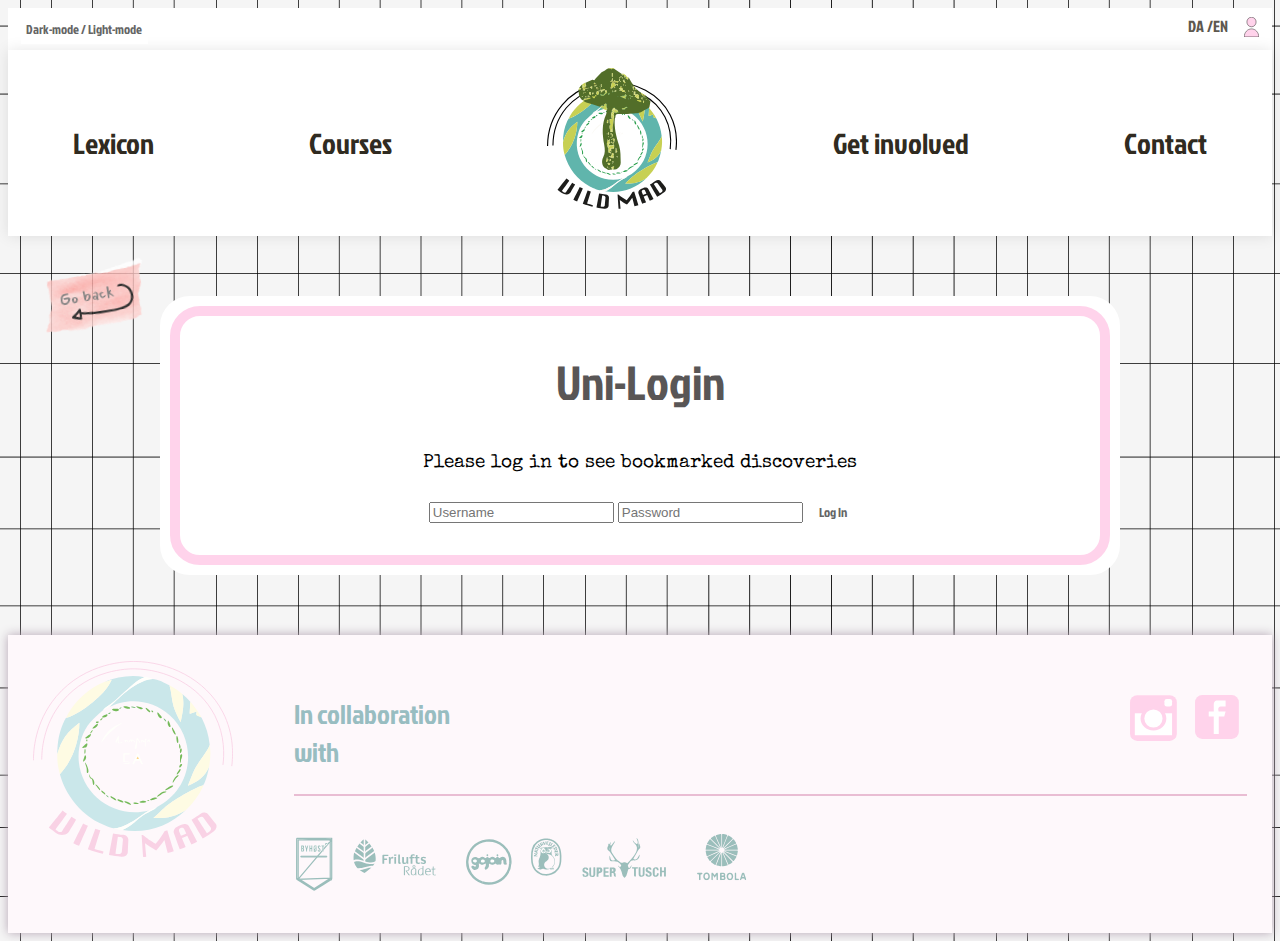
<file: login.html>
<!DOCTYPE html>
<html lang="en">

<head>
    <meta charset="UTF-8" />
    <meta name="viewport" content="width=device-width, initial-scale=1.0" />
    <link rel="preconnect" href="https://fonts.googleapis.com" />
    <link rel="preconnect" href="https://fonts.gstatic.com" crossorigin />
    <link href="https://fonts.googleapis.com/css2?family=Jockey+One&family=Mansalva&family=Special+Elite&display=swap"
        rel="stylesheet" />
    <link rel="stylesheet" href="./css/generel.css" />
    <link rel="stylesheet" href="./css/menu.css" />
    <link rel="stylesheet" href="./css/footer.css" />
    <link rel="stylesheet" href="./css/sofie.css" />
    <title>Kategorier</title>
</head>

<body>
    <header>

        <div class="topmenu_container">
            <button onclick="darkMode()">Dark-mode / Light-mode</button>

            <div class="sprog_container">
                <a href="index.html">
                    DA /

                </a>
                <a href="index.html">
                    EN
                </a>
            </div>
            <div class="profil_icon">
                <a href="login.html"><img src="./img/svg/profil_icon.svg" alt="profil"></a>

            </div>
        </div>
        <nav>
            <ul class="menu">
                <li><a href="kategori.html">Lexicon</a></li>
                <li><a href="kategori.html">Courses</a></li>
                <li class="logo">
                    <a href="index.html">
                        <img src="./img/svg/logo_svg.svg" alt="logo">
                    </a>
                </li>
                <li><a href="viden.html">Get involved</a></li>
                <li><a href="kategori.html">Contact</a></li>
            </ul>
            <div class="burger">
                <div class="line"></div>
                <div class="line"></div>
                <div class="line"></div>
            </div>
        </nav>
    </header>
    <main>
        <div onclick="goBack()" class="goBackLink">
            <button class="" onclick="goBack()">Go back</button>
            <img class="arrow" src="./img/turn-right-arrow.svg" alt="arrow">
            <img src="./img/pinkpaper.png" class="pinkpaper" alt="pin"></img>
        </div>
        <div class="tekst_boks">
            <div class="stroke">
                <h1>Uni-Login</h1>
                <p>
                    Please log in to see bookmarked discoveries</p>
                <form>
                    <input placeholder="Username" type="text">
                    <input placeholder="Password" type="text">
                    <button type="submit">Log In</button>
                </form>

                <!-- <img class="clips" src="../img/clips.webp" alt="" /> -->
            </div>
        </div>

    </main>


    <footer>
        <div class="logo_img">
            <a href="index.html"><img src="./img/svg/footer_logo.svg" alt="logo_footer" /></a>
        </div>
        <div class="samarbejde_con">
            <div class="samarbejde_con_1">
                <div class="samarbejde_titel">
                    <h2>In collaboration with</h2>
                </div>
                <div class="instagram_facebook">
                    <div><img src="./img/svg/instagram.svg" alt="insta" /></div>
                    <div><img src="./img/svg/facebook.svg" alt="insta" /></div>
                </div>
            </div>

            <div class="line"></div>

            <div class="icons">
                <div><img src="./img/svg/byhoest.svg" alt="icon" /></div>
                <div><img src="./img/svg/frilufts.svg" alt="icon" /></div>
                <div><img src="./img/svg/gojoin.svg" alt="icon" /></div>
                <div><img src="./img/svg/naturvejleder.svg" alt="icon" /></div>
                <div><img src="./img/svg/supertusch.svg" alt="icon" /></div>
                <div><img src="./img/svg/tombola.svg" alt="icon" /></div>
            </div>
        </div>
    </footer>
    <script src="./js/menu.js"></script>
    <script src="./js/darkmode.js"></script>
    <script src="./js/goback.js"></script>

</body>

</html>
</file>
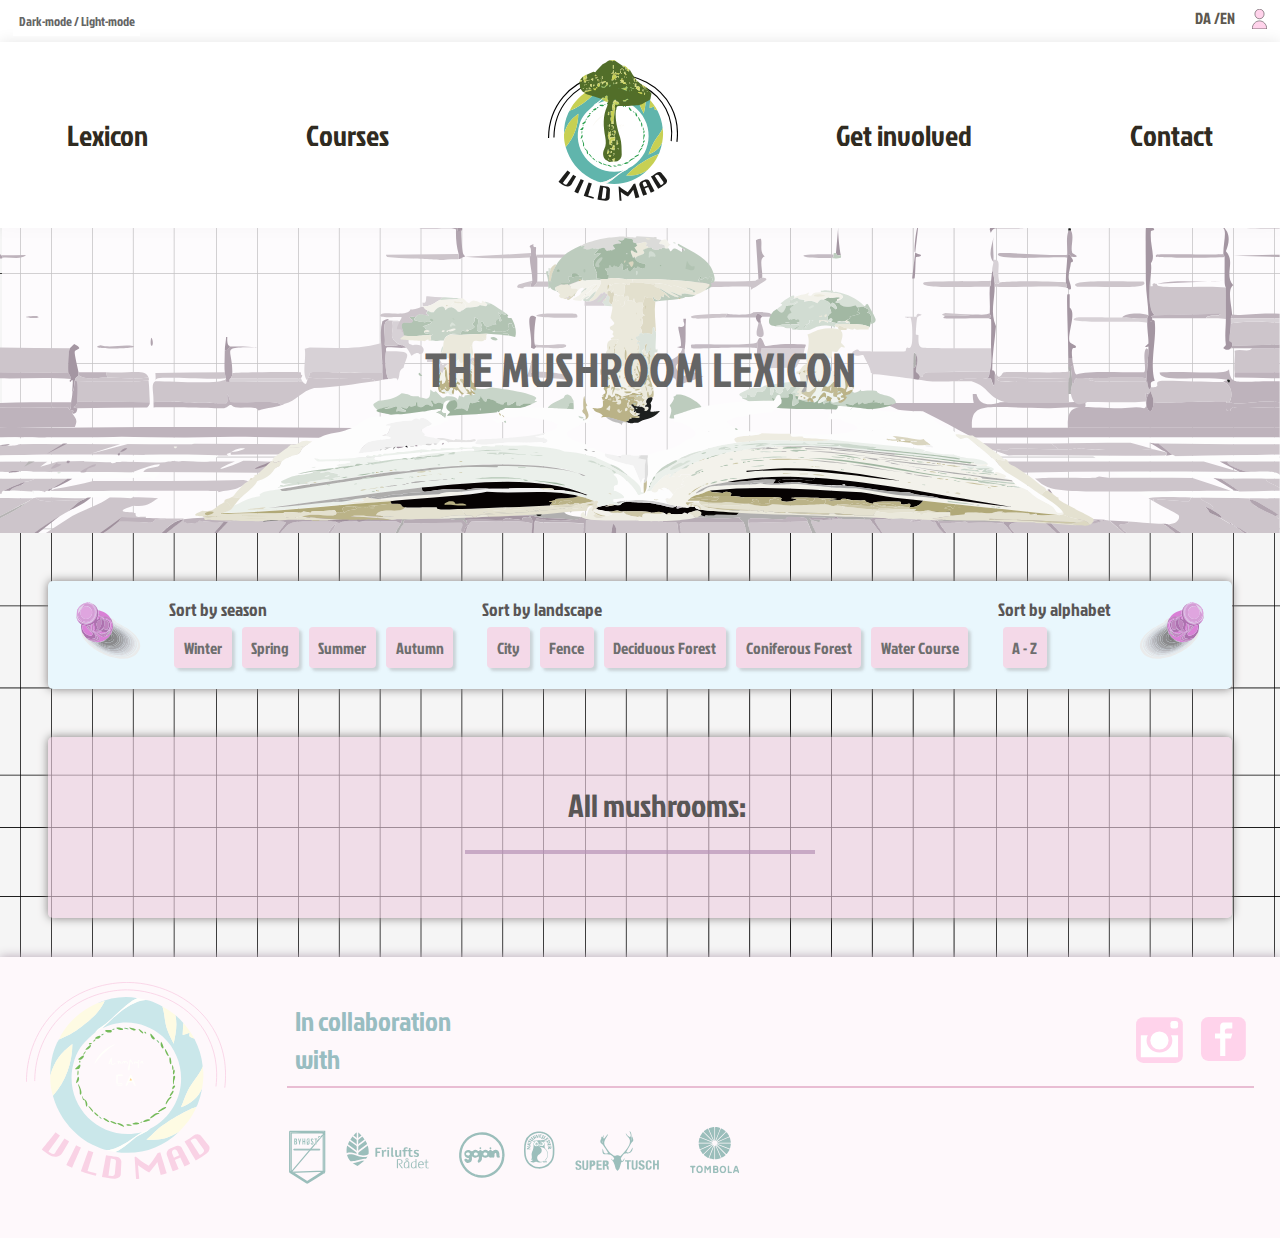
<file: produktliste.html>
<!DOCTYPE html>
<html lang="da">

<head>
    <meta charset="UTF-8">
    <meta name="viewport" content="width=device-width, initial-scale=1.0">
    <link rel="preconnect" href="https://fonts.googleapis.com">
    <link rel="preconnect" href="https://fonts.gstatic.com" crossorigin>
    <link href="https://fonts.googleapis.com/css2?family=Jockey+One&family=Mansalva&family=Special+Elite&display=swap"
        rel="stylesheet">

    <link rel="stylesheet" href="./css/menu.css">
    <link rel="stylesheet" href="./css/joris.css">
    <link rel="stylesheet" href="./css/generel.css">
    <link rel="stylesheet" href="./css/animations.css">
    <link rel="stylesheet" href="./css/footer.css">

    <link rel="stylesheet" href="./css/viden.css">

    <title>Produktliste</title>
</head>

<body>
    <header>

        <div class="topmenu_container">
            <button onclick="darkMode()">Dark-mode / Light-mode</button>

            <div class="sprog_container">
                <a href="index.html">
                    DA /

                </a>
                <a href="index.html">
                    EN
                </a>
            </div>
            <div class="profil_icon">
                <a href="login.html"><img src="./img/svg/profil_icon.svg" alt="profil"></a>

            </div>
        </div>
        <nav>
            <ul class="menu">
                <li><a href="kategori.html">Lexicon</a></li>
                <li><a href="kategori.html">Courses</a></li>
                <li class="logo">
                    <a href="index.html">
                        <img src="./img/svg/logo_svg.svg" alt="logo">
                    </a>
                </li>
                <li><a href="viden.html">Get involved</a></li>
                <li><a href="kategori.html">Contact</a></li>
            </ul>
            <div class="burger">
                <div class="line"></div>
                <div class="line"></div>
                <div class="line"></div>
            </div>
        </nav>
    </header>
    <div class="banner_con">
        <img src="./img/svg/svampe_banner.svg" alt="banner">
        <h1>THE MUSHROOM LEXICON</h1>

    </div>
    <main>


        <div class="choose-cat">

            <div class="flex1">

                <img class="pins" src="./img/svg/ny_pen.svg" alt="">
                <div class="col1">
                    <h3>Sort by season</h3>
                    <div class="flexbox1">
                        <a class="cta1" href="sub-produktliste.html?seasons=winter">Winter</a>
                        <a class="cta1" href="sub-produktliste.html?seasons=spring">Spring</a>
                        <a class="cta1" href="sub-produktliste.html?seasons=summer">Summer</a>
                        <a class="cta1" href="sub-produktliste.html?seasons=autumn">Autumn</a>
                    </div>
                </div>

                <div class="col2">
                    <h3>Sort by landscape</h3>
                    <div class="flexbox1">
                        <a class="cta1" href="sub-produktliste.html?harvesting_landscapes=City">City</a>
                        <a class="cta1" href="sub-produktliste.html?harvesting_landscapes=Fence">Fence</a>
                        <a class="cta1" href="sub-produktliste.html?harvesting_landscapes=Deciduous-forest">Deciduous
                            Forest</a>
                        <a class="cta1" href="sub-produktliste.html?harvesting_landscapes=Coniferous-forest">Coniferous
                            Forest</a>
                        <a class="cta1" href="sub-produktliste.html?harvesting_landscapes=Water-Course">Water Course</a>
                    </div>
                </div>
                <div class="col3">
                    <h3>Sort by alphabet</h3>
                    <div class="flexbox1">
                        <a class="cta1" href="sub-produktliste.html?title=order=desc.alphabet">A - Z</a>
                    </div>
                </div><img class="pins"" src=" /img/svg/ny_pen.svg" alt="">
            </div>
        </div>
        <div class="produktliste1">
            <div class="all_mushrooms">
                <h1>All mushrooms:</h1>
                <hr>
            </div>
            <section class="produktliste">

            </section>
        </div>
        <template>
            <a class="card" href="produkt.html">
                <article>
                    <img class="pinImg" src="./img/svg/pin_groen.svg" alt="">
                    <img class="mush-img"
                        src="https://vildmadv2.vps.webdock.io/application/files/6416/2437/2772/Honnningsvamp_ravarekort_app.png"
                        alt="Picture of a mushroom">
                    <header>
                        <h2 class="title">Mushroom Title</h2>
                    </header>
                </article>
            </a>
        </template>

        <!-- Fy fy style tag -->
        <style>

        </style>

    </main>
    <footer>
        <div class="logo_img">
            <a href="index.html"><img src="./img/svg/footer_logo.svg" alt="logo_footer" /></a>
        </div>
        <div class="samarbejde_con">
            <div class="samarbejde_con_1">
                <div class="samarbejde_titel">
                    <h2>In collaboration with</h2>
                </div>
                <div class="instagram_facebook">
                    <div><img src="./img/svg/instagram.svg" alt="insta" /></div>
                    <div><img src="./img/svg/facebook.svg" alt="insta" /></div>
                </div>
            </div>

            <div class="line"></div>

            <div class="icons">
                <div><img src="./img/svg/byhoest.svg" alt="icon" /></div>
                <div><img src="./img/svg/frilufts.svg" alt="icon" /></div>
                <div><img src="./img/svg/gojoin.svg" alt="icon" /></div>
                <div><img src="./img/svg/naturvejleder.svg" alt="icon" /></div>
                <div><img src="./img/svg/supertusch.svg" alt="icon" /></div>
                <div><img src="./img/svg/tombola.svg" alt="icon" /></div>
            </div>
        </div>
    </footer>
    <script src="./js/main.js"></script>
    <script src="./js/menu.js"></script>
    <script src="./js/darkmode.js"></script>
    <script src="./js/goback.js"></script>
</body>

</html>
</file>
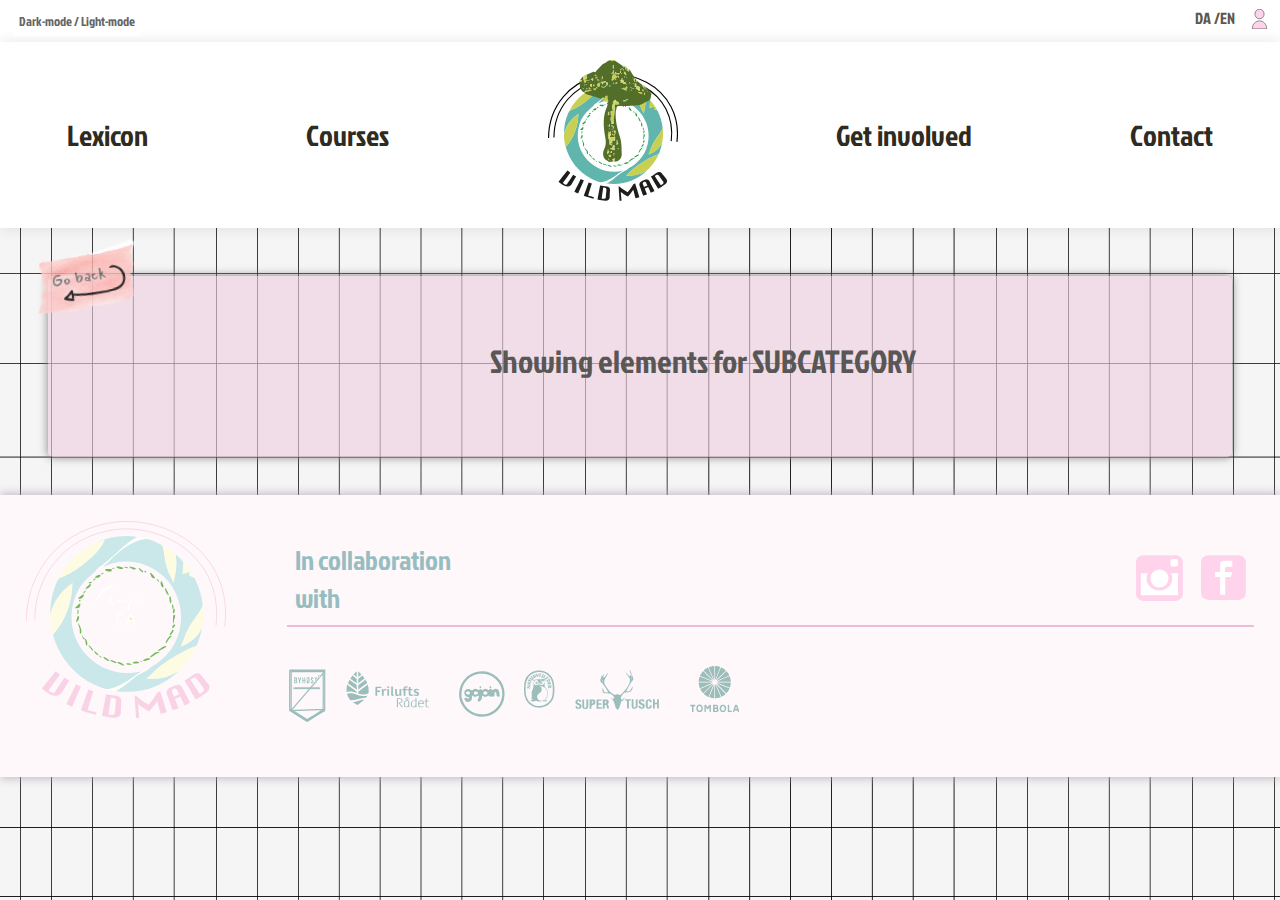
<file: sub-produktliste.html>
<!DOCTYPE html>
<html lang="da">

<head>
    <meta charset="UTF-8">
    <meta name="viewport" content="width=device-width, initial-scale=1.0">
    <link rel="preconnect" href="https://fonts.googleapis.com">
    <link rel="preconnect" href="https://fonts.gstatic.com" crossorigin>
    <link href="https://fonts.googleapis.com/css2?family=Jockey+One&family=Mansalva&family=Special+Elite&display=swap"
        rel="stylesheet">

    <link rel="stylesheet" href="./css/joris.css">
    <link rel="stylesheet" href="./css/generel.css">
    <link rel="stylesheet" href="./css/menu.css">
    <link rel="stylesheet" href="./css/footer.css">
    <link rel="stylesheet" href="./css/animations.css">
    <title>Produktliste</title>
</head>

<body>
    <header>

        <div class="topmenu_container">
            <button onclick="darkMode()">Dark-mode / Light-mode</button>

            <div class="sprog_container">
                <a href="index.html">
                    DA /

                </a>
                <a href="index.html">
                    EN
                </a>
            </div>
            <div class="profil_icon">
                <a href="login.html"><img src="./img/svg/profil_icon.svg" alt="profil"></a>

            </div>
        </div>
        <nav>
            <ul class="menu">
                <li><a href="kategori.html">Lexicon</a></li>
                <li><a href="kategori.html">Courses</a></li>
                <li class="logo">
                    <a href="index.html">
                        <img src="./img/svg/logo_svg.svg" alt="logo">
                    </a>
                </li>
                <li><a href="viden.html">Get involved</a></li>
                <li><a href="kategori.html">Contact</a></li>
            </ul>
            <div class="burger">
                <div class="line"></div>
                <div class="line"></div>
                <div class="line"></div>
            </div>
        </nav>
    </header>
    <main>
        <div onclick="goBack()" class="goBackLink">
            <button class="" href="" onclick="goBack()">Go back</button>
            <img class="arrow" src="./img/turn-right-arrow.svg" alt="">
            <img src="./img/pinkpaper.png" class="pinkpaper"></img>
        </div>
        <div class="produktliste1">
            <div class=" sub_test">
                <h1>Showing elements for <span class="subCategory">SUBCATEGORY</span></h1>

            </div>

            <section class="produktliste2">

            </section>
        </div>

        <template>
            <a class="card" href="produkt.html">
                <article>
                    <img class="pinImg" src="./img/svg/ny_pen.svg" alt="">
                    <img class="mush-img"
                        src="https://vildmadv2.vps.webdock.io/application/files/6416/2437/2772/Honnningsvamp_ravarekort_app.png"
                        alt="Picture of a mushroom">
                    <header>
                        <h2 class="title">Mushroom Title</h2>
                    </header>
                </article>
            </a>
        </template>
    </main>
    <!-- <template>
        <a class="mushroom-card" href="produkt.html">
            <article>
                <img class="mush-img"
                    src="https://vildmadv2.vps.webdock.io/application/files/6416/2437/2772/Honnningsvamp_ravarekort_app.png"
                    alt="Picture of a mushroom">
                <header>
                    <h2 class="title">Mushroom Title</h2>
                </header>
                <div class="card-content">
                </div>
                <p>Click to read more</p>
            </article>
        </a>
    </template> -->

    <!-- Fy fy style tag -->



    <footer>
        <div class="logo_img">
            <a href="index.html"><img src="./img/svg/footer_logo.svg" alt="logo_footer" /></a>
        </div>
        <div class="samarbejde_con">
            <div class="samarbejde_con_1">
                <div class="samarbejde_titel">
                    <h2>In collaboration with</h2>
                </div>
                <div class="instagram_facebook">
                    <div><img src="./img/svg/instagram.svg" alt="insta" /></div>
                    <div><img src="./img/svg/facebook.svg" alt="insta" /></div>
                </div>
            </div>

            <div class="line"></div>

            <div class="icons">
                <div><img src="./img/svg/byhoest.svg" alt="icon" /></div>
                <div><img src="./img/svg/frilufts.svg" alt="icon" /></div>
                <div><img src="./img/svg/gojoin.svg" alt="icon" /></div>
                <div><img src="./img/svg/naturvejleder.svg" alt="icon" /></div>
                <div><img src="./img/svg/supertusch.svg" alt="icon" /></div>
                <div><img src="./img/svg/tombola.svg" alt="icon" /></div>
            </div>
        </div>
    </footer>
    <script src="./js/subpage.js"></script>
    <script src="./js/menu.js"></script>
    <script src="./js/darkmode.js"></script>
    <script src="./js/goback.js"></script>

</body>

</html>
</file>
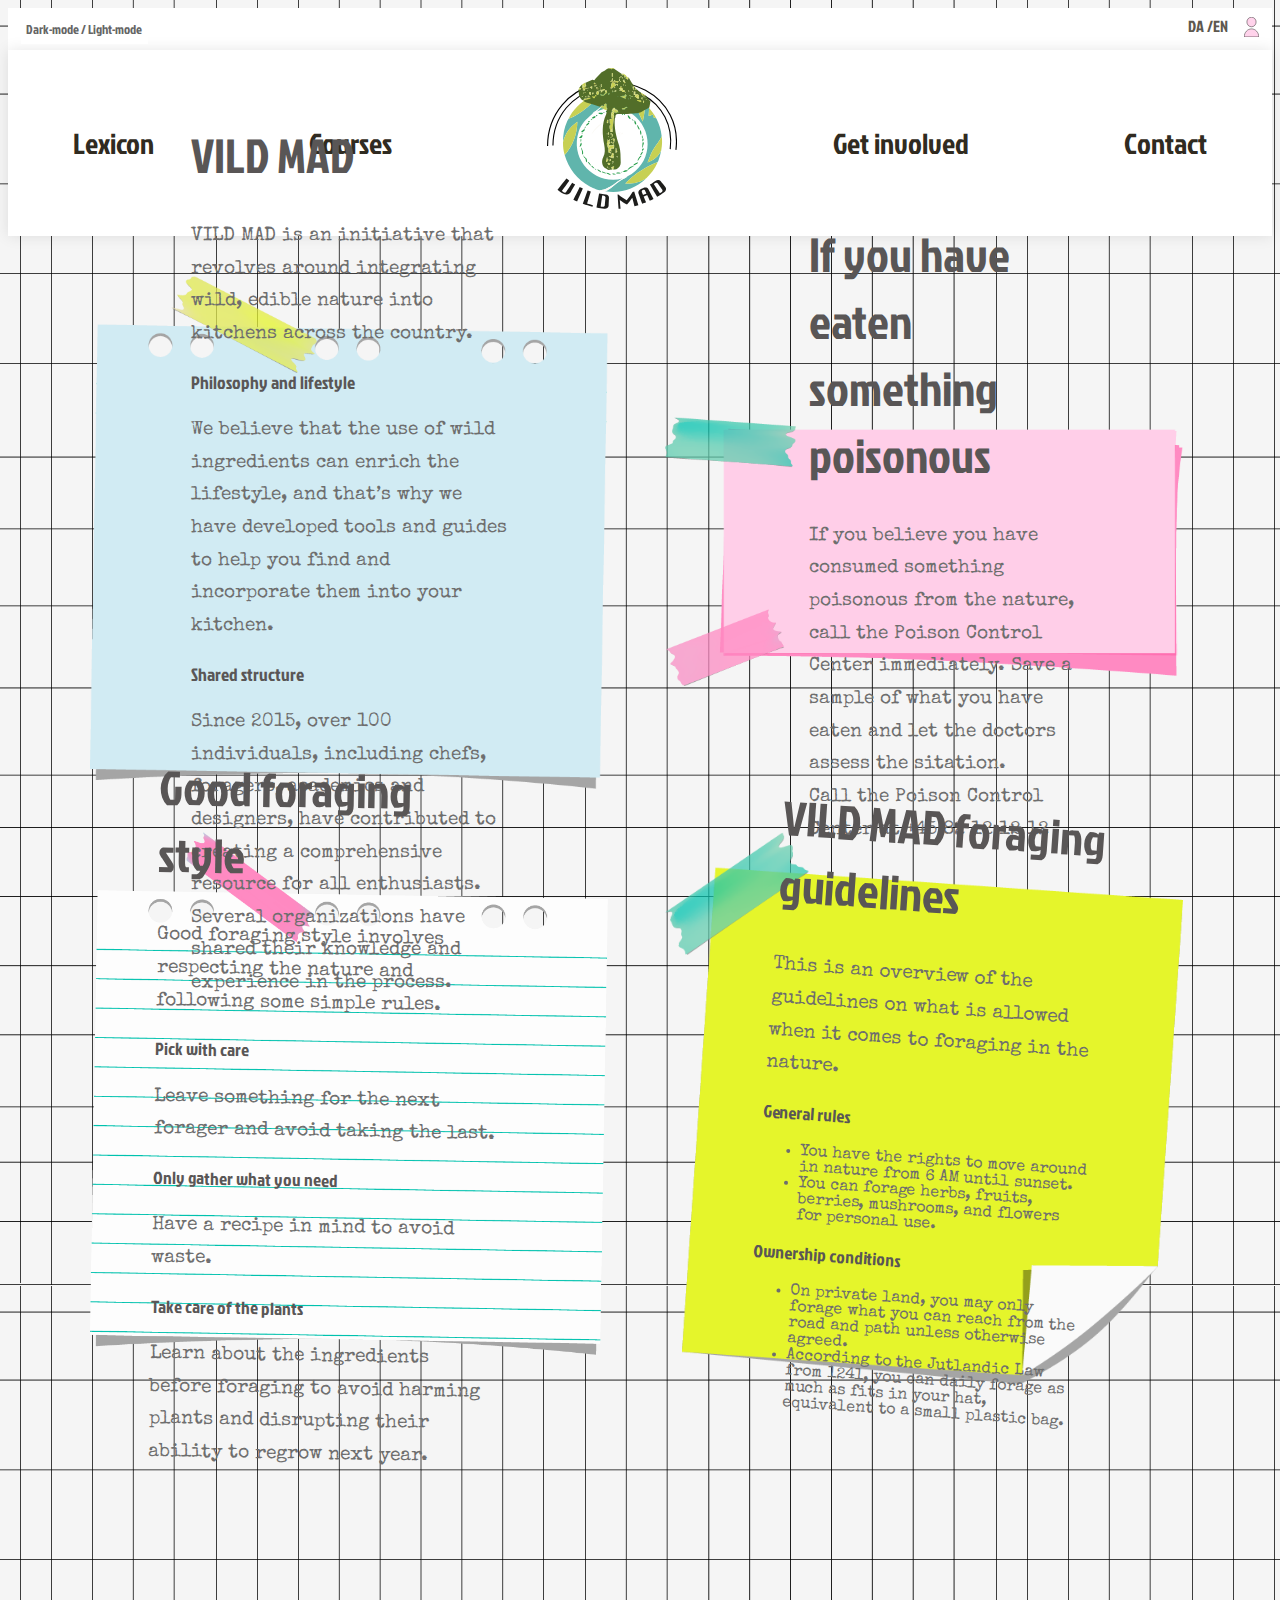
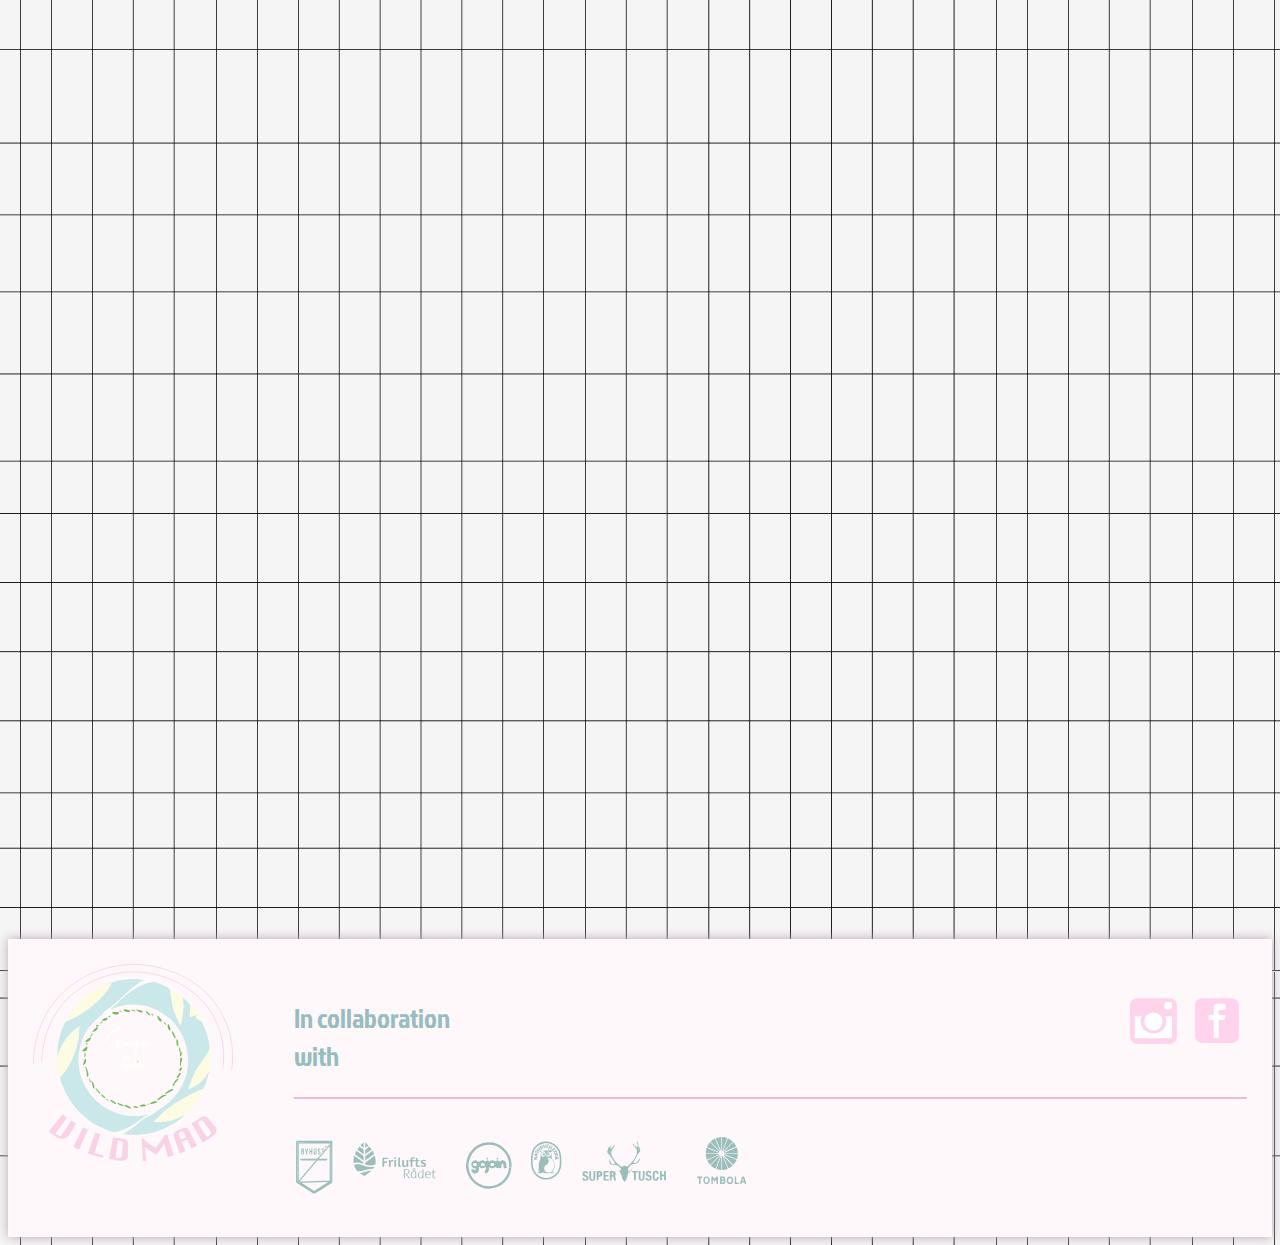
<file: viden.html>
<!DOCTYPE html>
<html lang="en">

<head>
  <meta charset="UTF-8" />
  <meta name="viewport" content="width=device-width, initial-scale=1.0" />
  <link rel="stylesheet" href="../css/viden.css" />
  <link rel="preconnect" href="https://fonts.googleapis.com" />
  <link rel="preconnect" href="https://fonts.gstatic.com" crossorigin />
  <link rel="preconnect" href="https://fonts.googleapis.com" />
  <link rel="preconnect" href="https://fonts.googleapis.com" />
  <link rel="preconnect" href="https://fonts.gstatic.com" crossorigin />
  <link href="https://fonts.googleapis.com/css2?family=Special+Elite&display=swap" rel="stylesheet" />
  <link href="https://fonts.googleapis.com/css2?family=Jockey+One&display=swap" rel="stylesheet" />

  <head>
    <meta charset="UTF-8" />
    <meta name="viewport" content="width=device-width, initial-scale=1.0" />

    <link rel="preconnect" href="https://fonts.googleapis.com" />
    <link rel="preconnect" href="https://fonts.gstatic.com" crossorigin />
    <link href="https://fonts.googleapis.com/css2?family=Jockey+One&display=swap" rel="stylesheet" />
    <link rel="stylesheet" href="./css/menu.css">
    <link rel="stylesheet" href="./css/footer.css">
    <link rel="stylesheet" href="./css/viden.css" />
    <link rel="stylesheet" href="./css/generel.css">
    <title>Viden om</title>
  </head>

<body>
  <header>

    <div class="topmenu_container">
      <button onclick="darkMode()">Dark-mode / Light-mode</button>

      <div class="sprog_container">
        <a href="index.html">
          DA /

        </a>
        <a href="index.html">
          EN
        </a>
      </div>
      <div class="profil_icon">
        <a href="login.html"><img src="./img/svg/profil_icon.svg" alt="profil"></a>

      </div>
    </div>
    <nav>
      <ul class="menu">
        <li><a href="kategori.html">Lexicon</a></li>
        <li><a href="kategori.html">Courses</a></li>
        <li class="logo">
          <a href="index.html">
            <img src="./img/svg/logo_svg.svg" alt="logo">
          </a>
        </li>
        <li><a href="viden.html">Get involved</a></li>
        <li><a href="kategori.html">Contact</a></li>
      </ul>
      <div class="burger">
        <div class="line"></div>
        <div class="line"></div>
        <div class="line"></div>
      </div>
    </nav>
  </header>
  <main>
    <div class="grid_1_1">
      <div class="container" id="vild_mad">
        <img src="../img/notespapir.webp" alt="" />
        <div class="tekst" id="tekst_vildmad">
          <h1>VILD MAD</h1>
          <p>
            VILD MAD is an initiative that revolves around integrating wild,
            edible nature into kitchens across the country.
          </p>
          <h3>Philosophy and lifestyle</h3>
          <p>
            We believe that the use of wild ingredients can enrich the
            lifestyle, and that’s why we have developed tools and guides to
            help you find and incorporate them into your kitchen.
          </p>
          <h3>Shared structure</h3>
          <p>
            Since 2015, over 100 individuals, including chefs, foragers,
            academics and designers, have contributed to creating a
            comprehensive resource for all enthusiasts. Several organizations
            have shared their knowledge and experience in the process.
          </p>
        </div>
      </div>

      <div class="container" id="spist_noget_giftigt">
        <img src="../img/lille_seddel.webp" alt="" />
        <div class="tekst" id="lille_seddel_tekst">
          <h1>If you have eaten something poisonous</h1>
          <p>
            If you believe you have consumed something poisonous from the
            nature, call the Poison Control Center immediately. Save a sample
            of what you have eaten and let the doctors assess the sitation.
            <br />
            Call the Poison Control Center at +45 82 12 12 12
          </p>
        </div>
      </div>

      <div class="container" id="vild_mad_guide">
        <img src="../img/gul_seddel.webp" alt="" />
        <div class="tekst" id="guide_tekst">
          <h1>VILD MAD foraging guidelines</h1>
          <p>
            This is an overview of the guidelines on what is allowed when it
            comes to foraging in the nature.
          </p>
          <h3>General rules</h3>
          <ul>
            <li>
              You have the rights to move around in nature from 6 AM until
              sunset.
            </li>
            <li>
              You can forage herbs, fruits, berries, mushrooms, and flowers
              for personal use.
            </li>
          </ul>
          <h3>Ownership conditions</h3>
          <ul>
            <li>
              On private land, you may only forage what you can reach from the
              road and path unless otherwise agreed.
            </li>
            <li>
              According to the Jutlandic Law from 1241, you can daily forage
              as much as fits in your hat, equivalent to a small plastic bag.
            </li>
          </ul>
        </div>
      </div>
      <div class="container" id="god_sankestil">
        <img id="ternet_papir" src="../img/nyseddel.webp" alt="" />
        <div class="tekst" id="tekst_sankestil">
          <h1>Good foraging style</h1>
          <p>
            Good foraging style involves respecting the nature and following
            some simple rules.
          </p>
          <h3>Pick with care</h3>
          <p>
            Leave something for the next forager and avoid taking the last.
          </p>
          <h3>Only gather what you need</h3>
          <p>Have a recipe in mind to avoid waste.</p>
          <h3>Take care of the plants</h3>
          <p>
            Learn about the ingredients before foraging to avoid harming
            plants and disrupting their ability to regrow next year.
          </p>
        </div>
      </div>
    </div>

  </main>
  <footer>
    <div class="logo_img">
      <a href="index.html"><img src="./img/svg/footer_logo.svg" alt="logo_footer" /></a>
    </div>
    <div class="samarbejde_con">
      <div class="samarbejde_con_1">
        <div class="samarbejde_titel">
          <h2>In collaboration with</h2>
        </div>
        <div class="instagram_facebook">
          <div><img src="./img/svg/instagram.svg" alt="insta" /></div>
          <div><img src="./img/svg/facebook.svg" alt="insta" /></div>
        </div>
      </div>

      <div class="line"></div>

      <div class="icons">
        <div><img src="./img/svg/byhoest.svg" alt="icon" /></div>
        <div><img src="./img/svg/frilufts.svg" alt="icon" /></div>
        <div><img src="./img/svg/gojoin.svg" alt="icon" /></div>
        <div><img src="./img/svg/naturvejleder.svg" alt="icon" /></div>
        <div><img src="./img/svg/supertusch.svg" alt="icon" /></div>
        <div><img src="./img/svg/tombola.svg" alt="icon" /></div>
      </div>
    </div>
  </footer>
  <script src="./js/menu.js"></script>
  <script src="./js/darkmode.js"></script>

</body>

</html>
</file>
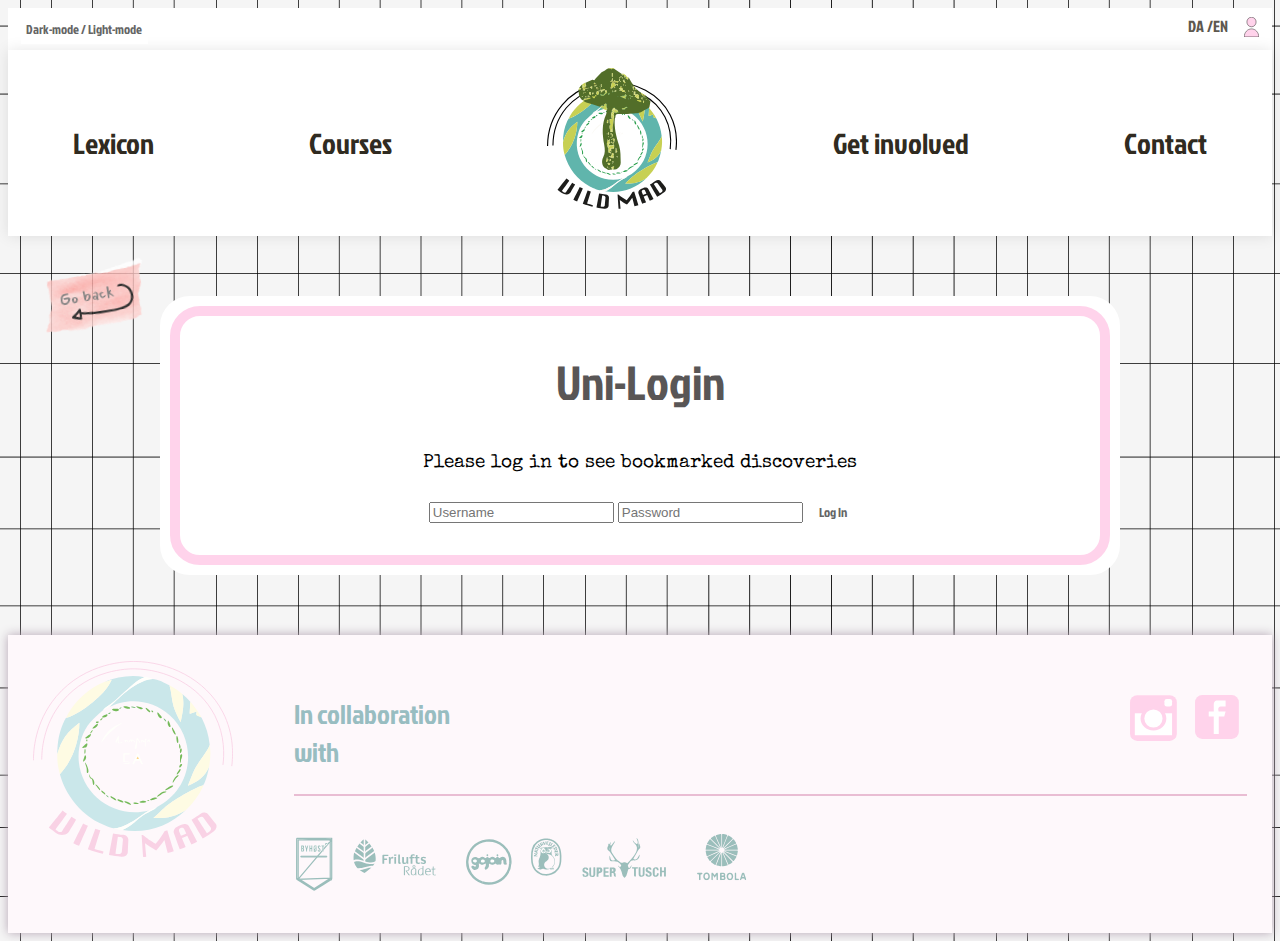
<file: html/login.html>
<!DOCTYPE html>
<html lang="en">

<head>
    <meta charset="UTF-8" />
    <meta name="viewport" content="width=device-width, initial-scale=1.0" />
    <link rel="preconnect" href="https://fonts.googleapis.com" />
    <link rel="preconnect" href="https://fonts.gstatic.com" crossorigin />
    <link href="https://fonts.googleapis.com/css2?family=Jockey+One&family=Mansalva&family=Special+Elite&display=swap"
        rel="stylesheet" />
    <link rel="stylesheet" href="/css/generel.css" />
    <link rel="stylesheet" href="/css/menu.css" />
    <link rel="stylesheet" href="/css/footer.css" />
    <link rel="stylesheet" href="/css/sofie.css" />
    <title>Kategorier</title>
</head>

<body>
    <header>

        <div class="topmenu_container">
            <button onclick="darkMode()">Dark-mode / Light-mode</button>

            <div class="sprog_container">
                <a href="index.html">
                    DA /

                </a>
                <a href="index.html">
                    EN
                </a>
            </div>
            <div class="profil_icon">
                <a href="login.html"><img src="/img/svg/profil_icon.svg" alt="profil"></a>

            </div>
        </div>
        <nav>
            <ul class="menu">
                <li><a href="kategori.html">Lexicon</a></li>
                <li><a href="kategori.html">Courses</a></li>
                <li class="logo">
                    <a href="index.html">
                        <img src="/img/svg/logo_svg.svg" alt="logo">
                    </a>
                </li>
                <li><a href="viden.html">Get involved</a></li>
                <li><a href="kategori.html">Contact</a></li>
            </ul>
            <div class="burger">
                <div class="line"></div>
                <div class="line"></div>
                <div class="line"></div>
            </div>
        </nav>
    </header>
    <main>
        <div onclick="goBack()" class="goBackLink">
            <button class="" onclick="goBack()">Go back</button>
            <img class="arrow" src="/img/turn-right-arrow.svg" alt="arrow">
            <img src="/img/pinkpaper.png" class="pinkpaper" alt="pin"></img>
        </div>
        <div class="tekst_boks">
            <div class="stroke">
                <h1>Uni-Login</h1>
                <p>
                    Please log in to see bookmarked discoveries</p>
                <form>
                    <input placeholder="Username" type="text">
                    <input placeholder="Password" type="text">
                    <button type="submit">Log In</button>
                </form>

                <!-- <img class="clips" src="../img/clips.webp" alt="" /> -->
            </div>
        </div>

    </main>


    <footer>
        <div class="logo_img">
            <a href="index.html"><img src="/img/svg/footer_logo.svg" alt="logo_footer" /></a>
        </div>
        <div class="samarbejde_con">
            <div class="samarbejde_con_1">
                <div class="samarbejde_titel">
                    <h2>In collaboration with</h2>
                </div>
                <div class="instagram_facebook">
                    <div><img src="/img/svg/instagram.svg" alt="insta" /></div>
                    <div><img src="/img/svg/facebook.svg" alt="insta" /></div>
                </div>
            </div>

            <div class="line"></div>

            <div class="icons">
                <div><img src="/img/svg/byhoest.svg" alt="icon" /></div>
                <div><img src="/img/svg/frilufts.svg" alt="icon" /></div>
                <div><img src="/img/svg/gojoin.svg" alt="icon" /></div>
                <div><img src="/img/svg/naturvejleder.svg" alt="icon" /></div>
                <div><img src="/img/svg/supertusch.svg" alt="icon" /></div>
                <div><img src="/img/svg/tombola.svg" alt="icon" /></div>
            </div>
        </div>
    </footer>
    <script src="/js/menu.js"></script>
    <script src="/js/darkmode.js"></script>
    <script src="/js/goback.js"></script>

</body>

</html>
</file>
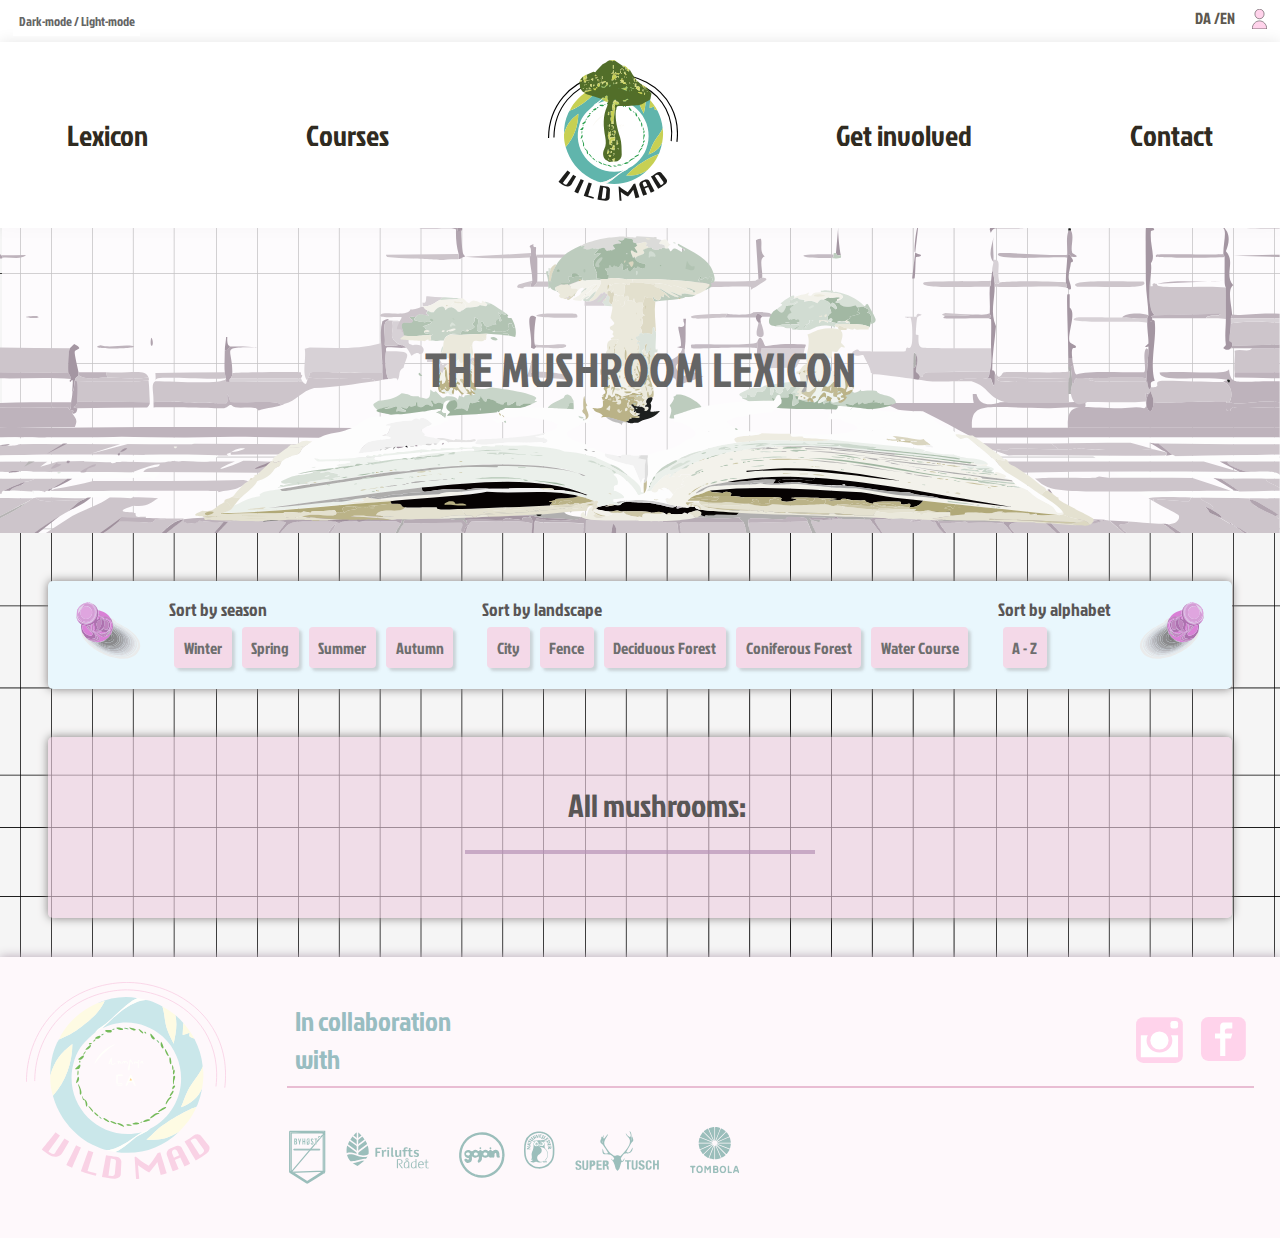
<file: html/produktliste.html>
<!DOCTYPE html>
<html lang="da">

<head>
    <meta charset="UTF-8">
    <meta name="viewport" content="width=device-width, initial-scale=1.0">
    <link rel="preconnect" href="https://fonts.googleapis.com">
    <link rel="preconnect" href="https://fonts.gstatic.com" crossorigin>
    <link href="https://fonts.googleapis.com/css2?family=Jockey+One&family=Mansalva&family=Special+Elite&display=swap"
        rel="stylesheet">

    <link rel="stylesheet" href="/css/menu.css">
    <link rel="stylesheet" href="/css/joris.css">
    <link rel="stylesheet" href="/css/generel.css">
    <link rel="stylesheet" href="/css/animations.css">
    <link rel="stylesheet" href="/css/footer.css">

    <link rel="stylesheet" href="/css/viden.css">

    <title>Produktliste</title>
</head>

<body>
    <header>

        <div class="topmenu_container">
            <button onclick="darkMode()">Dark-mode / Light-mode</button>

            <div class="sprog_container">
                <a href="index.html">
                    DA /

                </a>
                <a href="index.html">
                    EN
                </a>
            </div>
            <div class="profil_icon">
                <a href="login.html"><img src="/img/svg/profil_icon.svg" alt="profil"></a>

            </div>
        </div>
        <nav>
            <ul class="menu">
                <li><a href="kategori.html">Lexicon</a></li>
                <li><a href="kategori.html">Courses</a></li>
                <li class="logo">
                    <a href="index.html">
                        <img src="/img/svg/logo_svg.svg" alt="logo">
                    </a>
                </li>
                <li><a href="viden.html">Get involved</a></li>
                <li><a href="kategori.html">Contact</a></li>
            </ul>
            <div class="burger">
                <div class="line"></div>
                <div class="line"></div>
                <div class="line"></div>
            </div>
        </nav>
    </header>
    <div class="banner_con">
        <img src="/img/svg/svampe_banner.svg" alt="banner">
        <h1>THE MUSHROOM LEXICON</h1>

    </div>
    <main>


        <div class="choose-cat">

            <div class="flex1">

                <img class="pins" src="/img/svg/ny_pen.svg" alt="">
                <div class="col1">
                    <h3>Sort by season</h3>
                    <div class="flexbox1">
                        <a class="cta1" href="sub-produktliste.html?seasons=winter">Winter</a>
                        <a class="cta1" href="sub-produktliste.html?seasons=spring">Spring</a>
                        <a class="cta1" href="sub-produktliste.html?seasons=summer">Summer</a>
                        <a class="cta1" href="sub-produktliste.html?seasons=autumn">Autumn</a>
                    </div>
                </div>

                <div class="col2">
                    <h3>Sort by landscape</h3>
                    <div class="flexbox1">
                        <a class="cta1" href="sub-produktliste.html?harvesting_landscapes=City">City</a>
                        <a class="cta1" href="sub-produktliste.html?harvesting_landscapes=Fence">Fence</a>
                        <a class="cta1" href="sub-produktliste.html?harvesting_landscapes=Deciduous-forest">Deciduous
                            Forest</a>
                        <a class="cta1" href="sub-produktliste.html?harvesting_landscapes=Coniferous-forest">Coniferous
                            Forest</a>
                        <a class="cta1" href="sub-produktliste.html?harvesting_landscapes=Water-Course">Water Course</a>
                    </div>
                </div>
                <div class="col3">
                    <h3>Sort by alphabet</h3>
                    <div class="flexbox1">
                        <a class="cta1" href="sub-produktliste.html?title=order=desc.alphabet">A - Z</a>
                    </div>
                </div><img class="pins"" src=" /img/svg/ny_pen.svg" alt="">
            </div>
        </div>
        <div class="produktliste1">
            <div class="all_mushrooms">
                <h1>All mushrooms:</h1>
                <hr>
            </div>
            <section class="produktliste">

            </section>
        </div>
        <template>
            <a class="card" href="produkt.html">
                <article>
                    <img class="pinImg" src="/img/svg/pin_groen.svg" alt="">
                    <img class="mush-img"
                        src="https://vildmadv2.vps.webdock.io/application/files/6416/2437/2772/Honnningsvamp_ravarekort_app.png"
                        alt="Picture of a mushroom">
                    <header>
                        <h2 class="title">Mushroom Title</h2>
                    </header>
                </article>
            </a>
        </template>

        <!-- Fy fy style tag -->
        <style>

        </style>

    </main>
    <footer>
        <div class="logo_img">
            <a href="index.html"><img src="/img/svg/footer_logo.svg" alt="logo_footer" /></a>
        </div>
        <div class="samarbejde_con">
            <div class="samarbejde_con_1">
                <div class="samarbejde_titel">
                    <h2>In collaboration with</h2>
                </div>
                <div class="instagram_facebook">
                    <div><img src="/img/svg/instagram.svg" alt="insta" /></div>
                    <div><img src="/img/svg/facebook.svg" alt="insta" /></div>
                </div>
            </div>

            <div class="line"></div>

            <div class="icons">
                <div><img src="/img/svg/byhoest.svg" alt="icon" /></div>
                <div><img src="/img/svg/frilufts.svg" alt="icon" /></div>
                <div><img src="/img/svg/gojoin.svg" alt="icon" /></div>
                <div><img src="/img/svg/naturvejleder.svg" alt="icon" /></div>
                <div><img src="/img/svg/supertusch.svg" alt="icon" /></div>
                <div><img src="/img/svg/tombola.svg" alt="icon" /></div>
            </div>
        </div>
    </footer>
    <script src="/js/main.js"></script>
    <script src="/js/menu.js"></script>
    <script src="/js/darkmode.js"></script>
    <script src="/js/goback.js"></script>
</body>

</html>
</file>
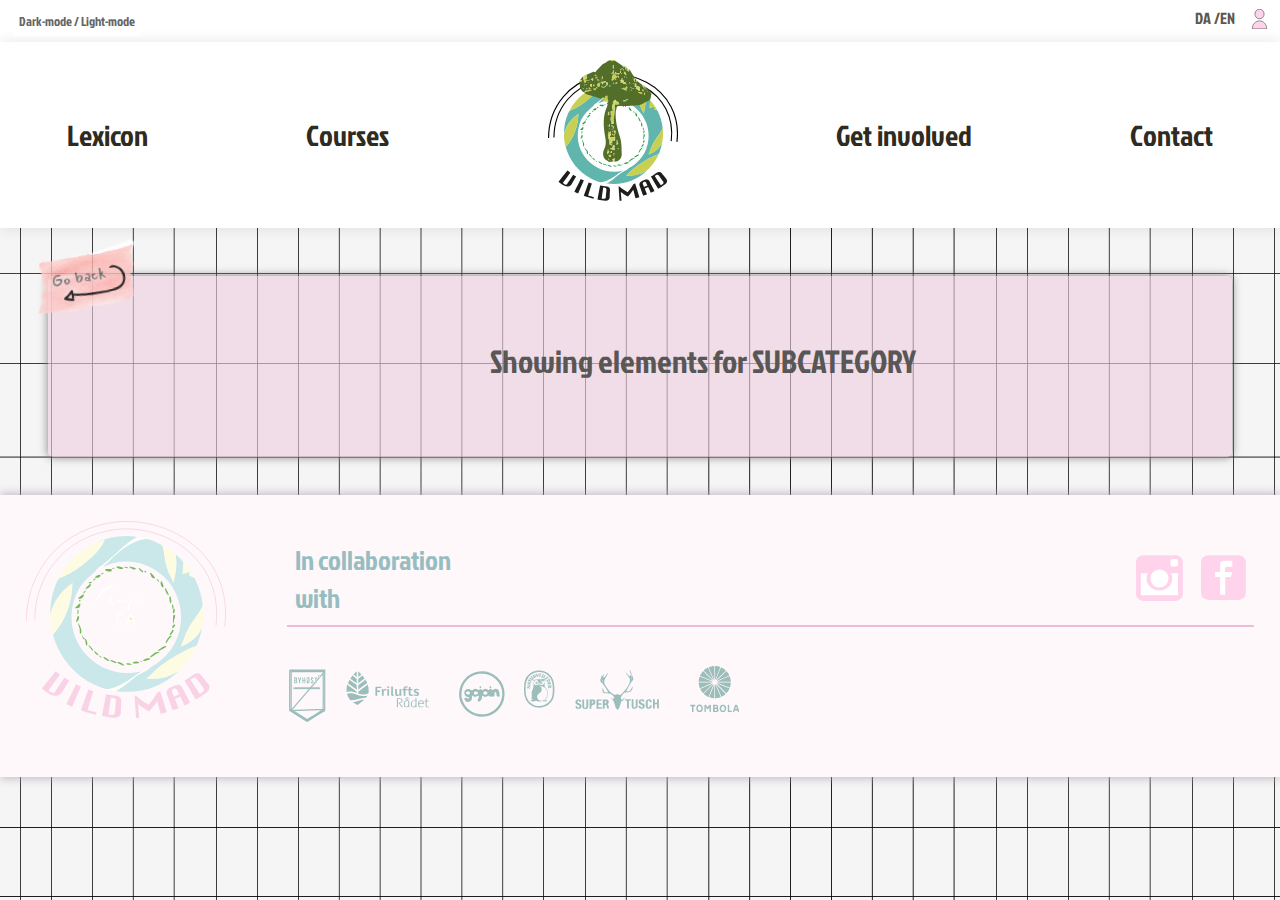
<file: html/sub-produktliste.html>
<!DOCTYPE html>
<html lang="da">

<head>
    <meta charset="UTF-8">
    <meta name="viewport" content="width=device-width, initial-scale=1.0">
    <link rel="preconnect" href="https://fonts.googleapis.com">
    <link rel="preconnect" href="https://fonts.gstatic.com" crossorigin>
    <link href="https://fonts.googleapis.com/css2?family=Jockey+One&family=Mansalva&family=Special+Elite&display=swap"
        rel="stylesheet">

    <link rel="stylesheet" href="/css/joris.css">
    <link rel="stylesheet" href="/css/generel.css">
    <link rel="stylesheet" href="/css/menu.css">
    <link rel="stylesheet" href="/css/footer.css">
    <link rel="stylesheet" href="/css/animations.css">
    <title>Produktliste</title>
</head>

<body>
    <header>

        <div class="topmenu_container">
            <button onclick="darkMode()">Dark-mode / Light-mode</button>

            <div class="sprog_container">
                <a href="index.html">
                    DA /

                </a>
                <a href="index.html">
                    EN
                </a>
            </div>
            <div class="profil_icon">
                <a href="login.html"><img src="/img/svg/profil_icon.svg" alt="profil"></a>

            </div>
        </div>
        <nav>
            <ul class="menu">
                <li><a href="kategori.html">Lexicon</a></li>
                <li><a href="kategori.html">Courses</a></li>
                <li class="logo">
                    <a href="index.html">
                        <img src="/img/svg/logo_svg.svg" alt="logo">
                    </a>
                </li>
                <li><a href="viden.html">Get involved</a></li>
                <li><a href="kategori.html">Contact</a></li>
            </ul>
            <div class="burger">
                <div class="line"></div>
                <div class="line"></div>
                <div class="line"></div>
            </div>
        </nav>
    </header>
    <main>
        <div onclick="goBack()" class="goBackLink">
            <button class="" href="" onclick="goBack()">Go back</button>
            <img class="arrow" src="/img/turn-right-arrow.svg" alt="">
            <img src="/img/pinkpaper.png" class="pinkpaper"></img>
        </div>
        <div class="produktliste1">
            <div class=" sub_test">
                <h1>Showing elements for <span class="subCategory">SUBCATEGORY</span></h1>

            </div>

            <section class="produktliste2">

            </section>
        </div>

        <template>
            <a class="card" href="produkt.html">
                <article>
                    <img class="pinImg" src="/img/svg/ny_pen.svg" alt="">
                    <img class="mush-img"
                        src="https://vildmadv2.vps.webdock.io/application/files/6416/2437/2772/Honnningsvamp_ravarekort_app.png"
                        alt="Picture of a mushroom">
                    <header>
                        <h2 class="title">Mushroom Title</h2>
                    </header>
                </article>
            </a>
        </template>
    </main>
    <!-- <template>
        <a class="mushroom-card" href="produkt.html">
            <article>
                <img class="mush-img"
                    src="https://vildmadv2.vps.webdock.io/application/files/6416/2437/2772/Honnningsvamp_ravarekort_app.png"
                    alt="Picture of a mushroom">
                <header>
                    <h2 class="title">Mushroom Title</h2>
                </header>
                <div class="card-content">
                </div>
                <p>Click to read more</p>
            </article>
        </a>
    </template> -->

    <!-- Fy fy style tag -->



    <footer>
        <div class="logo_img">
            <a href="index.html"><img src="/img/svg/footer_logo.svg" alt="logo_footer" /></a>
        </div>
        <div class="samarbejde_con">
            <div class="samarbejde_con_1">
                <div class="samarbejde_titel">
                    <h2>In collaboration with</h2>
                </div>
                <div class="instagram_facebook">
                    <div><img src="/img/svg/instagram.svg" alt="insta" /></div>
                    <div><img src="/img/svg/facebook.svg" alt="insta" /></div>
                </div>
            </div>

            <div class="line"></div>

            <div class="icons">
                <div><img src="/img/svg/byhoest.svg" alt="icon" /></div>
                <div><img src="/img/svg/frilufts.svg" alt="icon" /></div>
                <div><img src="/img/svg/gojoin.svg" alt="icon" /></div>
                <div><img src="/img/svg/naturvejleder.svg" alt="icon" /></div>
                <div><img src="/img/svg/supertusch.svg" alt="icon" /></div>
                <div><img src="/img/svg/tombola.svg" alt="icon" /></div>
            </div>
        </div>
    </footer>
    <script src="/js/subpage.js"></script>
    <script src="/js/menu.js"></script>
    <script src="/js/darkmode.js"></script>
    <script src="/js/goback.js"></script>

</body>

</html>
</file>
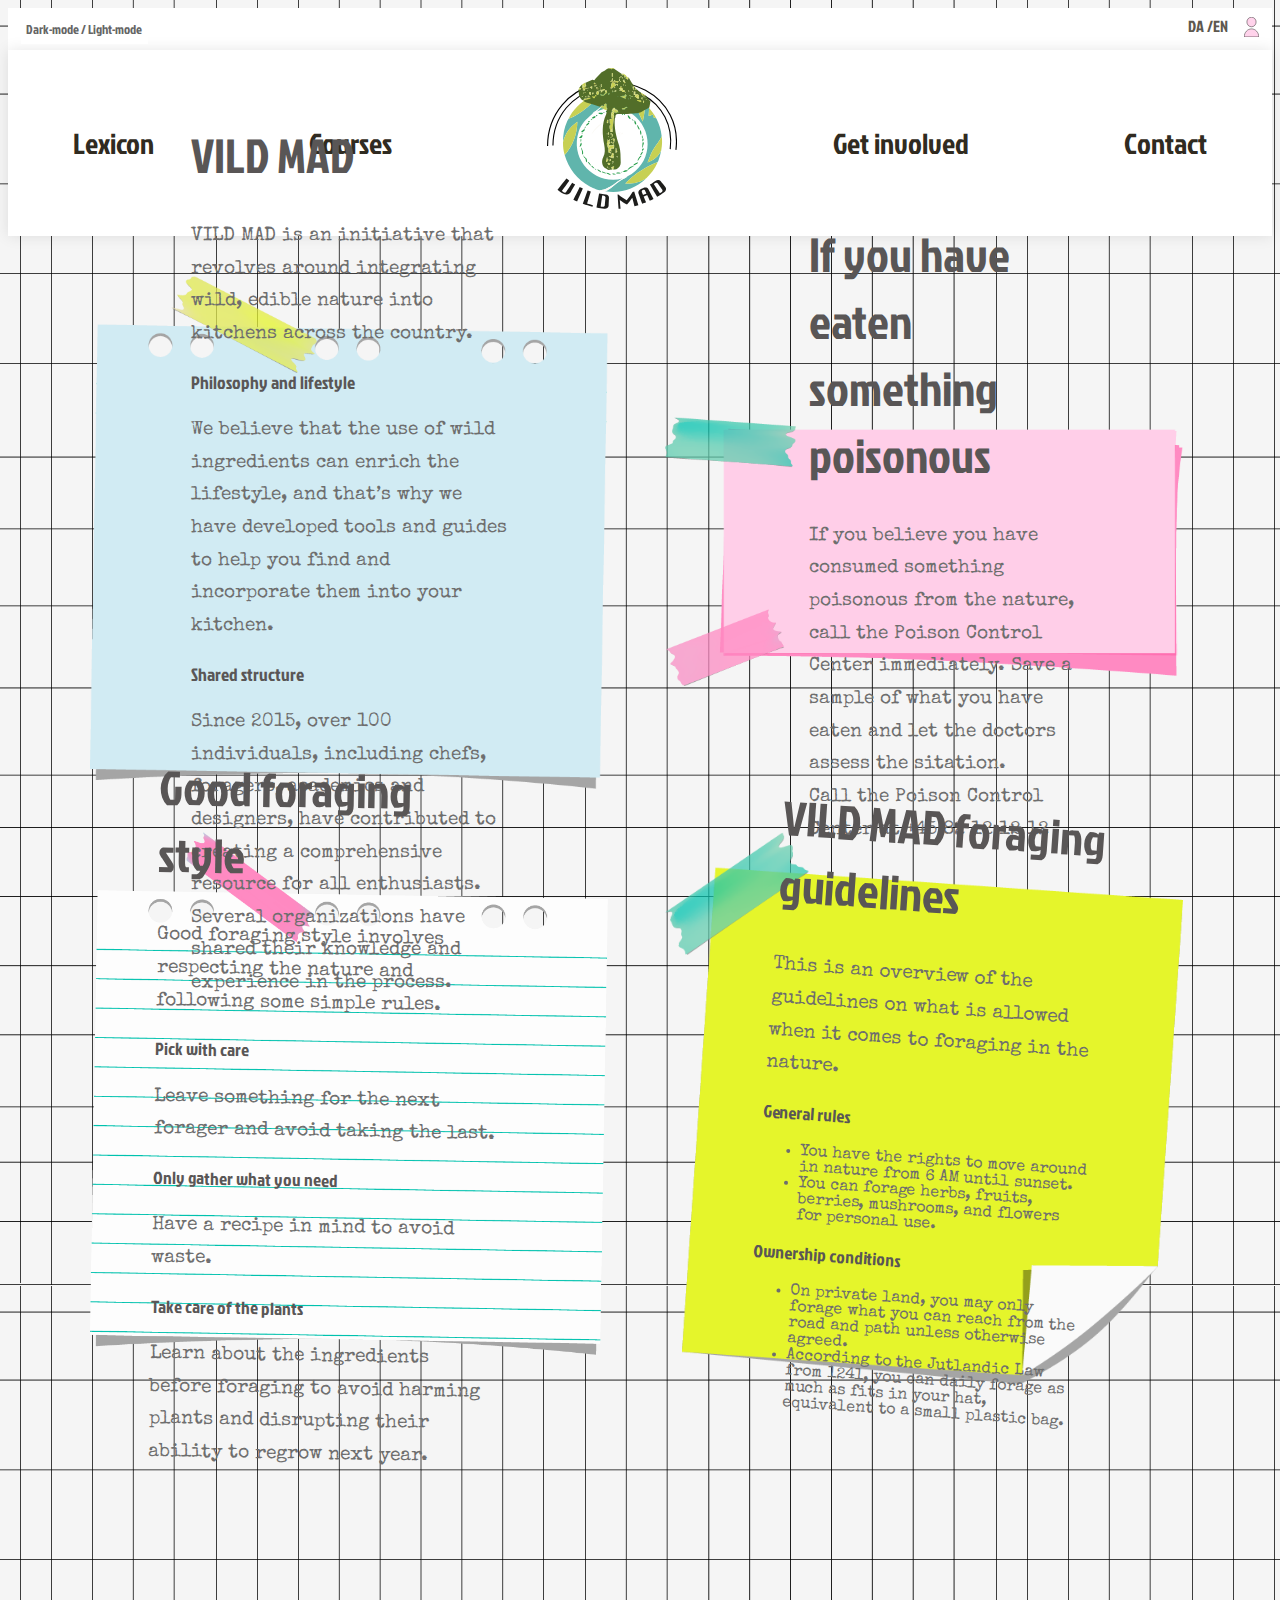
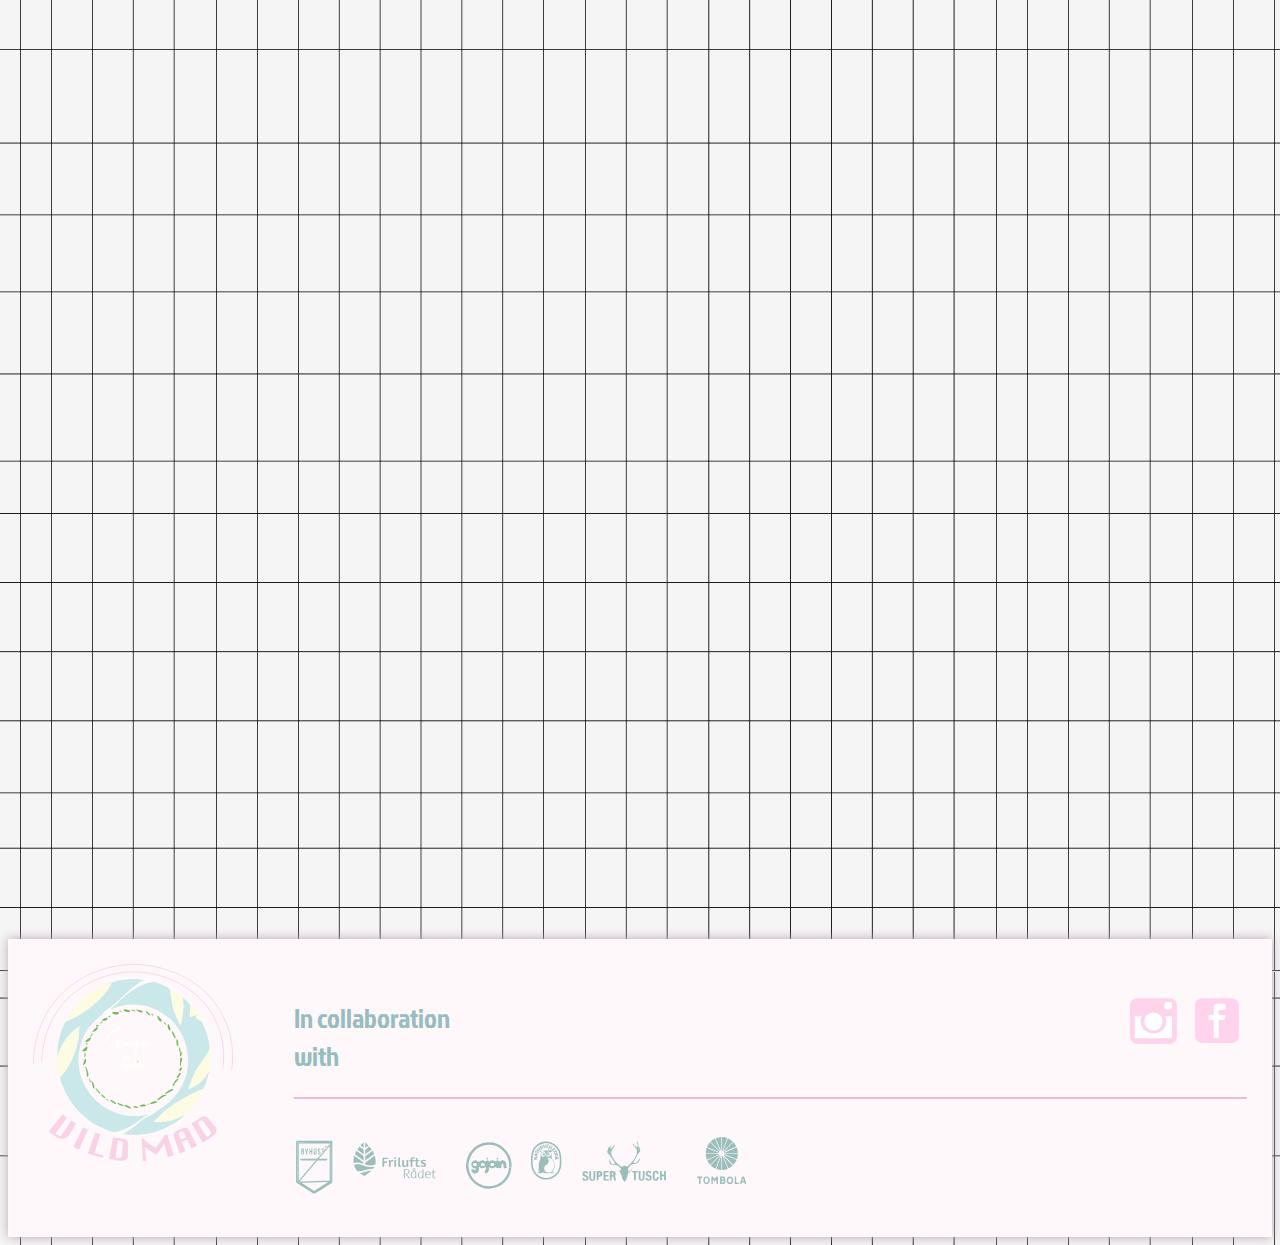
<file: html/viden.html>
<!DOCTYPE html>
<html lang="en">

<head>
  <meta charset="UTF-8" />
  <meta name="viewport" content="width=device-width, initial-scale=1.0" />
  <link rel="stylesheet" href="../css/viden.css" />
  <link rel="preconnect" href="https://fonts.googleapis.com" />
  <link rel="preconnect" href="https://fonts.gstatic.com" crossorigin />
  <link rel="preconnect" href="https://fonts.googleapis.com" />
  <link rel="preconnect" href="https://fonts.googleapis.com" />
  <link rel="preconnect" href="https://fonts.gstatic.com" crossorigin />
  <link href="https://fonts.googleapis.com/css2?family=Special+Elite&display=swap" rel="stylesheet" />
  <link href="https://fonts.googleapis.com/css2?family=Jockey+One&display=swap" rel="stylesheet" />

  <head>
    <meta charset="UTF-8" />
    <meta name="viewport" content="width=device-width, initial-scale=1.0" />

    <link rel="preconnect" href="https://fonts.googleapis.com" />
    <link rel="preconnect" href="https://fonts.gstatic.com" crossorigin />
    <link href="https://fonts.googleapis.com/css2?family=Jockey+One&display=swap" rel="stylesheet" />
    <link rel="stylesheet" href="/css/menu.css">
    <link rel="stylesheet" href="/css/footer.css">
    <link rel="stylesheet" href="/css/viden.css" />
    <link rel="stylesheet" href="/css/generel.css">
    <title>Viden om</title>
  </head>

<body>
  <header>

    <div class="topmenu_container">
      <button onclick="darkMode()">Dark-mode / Light-mode</button>

      <div class="sprog_container">
        <a href="index.html">
          DA /

        </a>
        <a href="index.html">
          EN
        </a>
      </div>
      <div class="profil_icon">
        <a href="login.html"><img src="/img/svg/profil_icon.svg" alt="profil"></a>

      </div>
    </div>
    <nav>
      <ul class="menu">
        <li><a href="kategori.html">Lexicon</a></li>
        <li><a href="kategori.html">Courses</a></li>
        <li class="logo">
          <a href="index.html">
            <img src="/img/svg/logo_svg.svg" alt="logo">
          </a>
        </li>
        <li><a href="viden.html">Get involved</a></li>
        <li><a href="kategori.html">Contact</a></li>
      </ul>
      <div class="burger">
        <div class="line"></div>
        <div class="line"></div>
        <div class="line"></div>
      </div>
    </nav>
  </header>
  <main>
    <div class="grid_1_1">
      <div class="container" id="vild_mad">
        <img src="../img/notespapir.webp" alt="" />
        <div class="tekst" id="tekst_vildmad">
          <h1>VILD MAD</h1>
          <p>
            VILD MAD is an initiative that revolves around integrating wild,
            edible nature into kitchens across the country.
          </p>
          <h3>Philosophy and lifestyle</h3>
          <p>
            We believe that the use of wild ingredients can enrich the
            lifestyle, and that’s why we have developed tools and guides to
            help you find and incorporate them into your kitchen.
          </p>
          <h3>Shared structure</h3>
          <p>
            Since 2015, over 100 individuals, including chefs, foragers,
            academics and designers, have contributed to creating a
            comprehensive resource for all enthusiasts. Several organizations
            have shared their knowledge and experience in the process.
          </p>
        </div>
      </div>

      <div class="container" id="spist_noget_giftigt">
        <img src="../img/lille_seddel.webp" alt="" />
        <div class="tekst" id="lille_seddel_tekst">
          <h1>If you have eaten something poisonous</h1>
          <p>
            If you believe you have consumed something poisonous from the
            nature, call the Poison Control Center immediately. Save a sample
            of what you have eaten and let the doctors assess the sitation.
            <br />
            Call the Poison Control Center at +45 82 12 12 12
          </p>
        </div>
      </div>

      <div class="container" id="vild_mad_guide">
        <img src="../img/gul_seddel.webp" alt="" />
        <div class="tekst" id="guide_tekst">
          <h1>VILD MAD foraging guidelines</h1>
          <p>
            This is an overview of the guidelines on what is allowed when it
            comes to foraging in the nature.
          </p>
          <h3>General rules</h3>
          <ul>
            <li>
              You have the rights to move around in nature from 6 AM until
              sunset.
            </li>
            <li>
              You can forage herbs, fruits, berries, mushrooms, and flowers
              for personal use.
            </li>
          </ul>
          <h3>Ownership conditions</h3>
          <ul>
            <li>
              On private land, you may only forage what you can reach from the
              road and path unless otherwise agreed.
            </li>
            <li>
              According to the Jutlandic Law from 1241, you can daily forage
              as much as fits in your hat, equivalent to a small plastic bag.
            </li>
          </ul>
        </div>
      </div>
      <div class="container" id="god_sankestil">
        <img id="ternet_papir" src="../img/nyseddel.webp" alt="" />
        <div class="tekst" id="tekst_sankestil">
          <h1>Good foraging style</h1>
          <p>
            Good foraging style involves respecting the nature and following
            some simple rules.
          </p>
          <h3>Pick with care</h3>
          <p>
            Leave something for the next forager and avoid taking the last.
          </p>
          <h3>Only gather what you need</h3>
          <p>Have a recipe in mind to avoid waste.</p>
          <h3>Take care of the plants</h3>
          <p>
            Learn about the ingredients before foraging to avoid harming
            plants and disrupting their ability to regrow next year.
          </p>
        </div>
      </div>
    </div>

  </main>
  <footer>
    <div class="logo_img">
      <a href="index.html"><img src="/img/svg/footer_logo.svg" alt="logo_footer" /></a>
    </div>
    <div class="samarbejde_con">
      <div class="samarbejde_con_1">
        <div class="samarbejde_titel">
          <h2>In collaboration with</h2>
        </div>
        <div class="instagram_facebook">
          <div><img src="/img/svg/instagram.svg" alt="insta" /></div>
          <div><img src="/img/svg/facebook.svg" alt="insta" /></div>
        </div>
      </div>

      <div class="line"></div>

      <div class="icons">
        <div><img src="/img/svg/byhoest.svg" alt="icon" /></div>
        <div><img src="/img/svg/frilufts.svg" alt="icon" /></div>
        <div><img src="/img/svg/gojoin.svg" alt="icon" /></div>
        <div><img src="/img/svg/naturvejleder.svg" alt="icon" /></div>
        <div><img src="/img/svg/supertusch.svg" alt="icon" /></div>
        <div><img src="/img/svg/tombola.svg" alt="icon" /></div>
      </div>
    </div>
  </footer>
  <script src="/js/menu.js"></script>
  <script src="/js/darkmode.js"></script>

</body>

</html>
</file>
<file: css/generel.css>
body {
  background-image: url(../img/Grid_baggrund.png);
}

main {
  margin-left: 2rem;
  margin-right: 2rem;
}
/****** FONTE ******/
h1 {
  font-family: "Jockey One", sans-serif;
  font-weight: 400;
  font-style: normal;
  font-size: 3rem;
  color: #595656;
}

h2 {
  font-family: "Mansalva", sans-serif;
  font-weight: 400;
  font-style: normal;
  font-size: 2rem;
}
h3 {
  font-family: "Jockey One", sans-serif;
  font-weight: 400;
  font-style: normal;
  font-size: 1.1rem;

  color: #595656;
}

p {
  font-family: "Special Elite", system-ui;
  font-weight: 400;
  font-style: normal;
  font-size: 1.2rem;
  line-height: 1.7;
}

/****** KATEGORIER ******/

.all_mushrooms h1 {
  color: #595656;
  margin-bottom: 2%;
  margin-left: 3%;
  font-size: 2rem;
  margin-top: 2.5%;
}

/* DARKMODE */
.darkMode {
  background-image: url(../img/darkmode_baggrund.png);
  /* background-color: #4a4a4a;
  color: #dedede; */
  transition: opacity 0.5s ease-in-out;
}

/* @media (prefers-color-scheme: dark) {
  img {
    opacity: 0.75;
    transition: opacity 0.2s ease-in-out;
  }
  img:hover {
    opacity: 1;
  }
} */

/* GO BACK BUTTON */
button {
  font-family: "Jockey One", sans-serif;
  font-weight: 400;
  font-style: normal;
  font-size: 0.8rem;
  color: #656565;
  background-color: #ffffff;
  padding: 0.3%;
  margin-left: 1%;

  border-color: transparent; /* background-color: #fad0e7; */
  border-radius: 0px;
  /* box-shadow: 3px 3px 3px 0px rgba(138, 138, 138, 0.32); */
  transition: 0.8s cubic-bezier(0.075, 0.82, 0.165, 1);
  line-height: -1.5;
}

button:hover {
  color: #1abeae;
}
button:active {
  box-shadow: 5px 5px 5px 0px rgba(138, 138, 138, 0.32) inset;
  transform: scale(0.95);
  color: #f35a5a;
}
.goBackLink {
  position: sticky;
  top: auto;
  left: 0;
  width: auto;
  z-index: 4;
  opacity: 0.8;
  transform: rotate(-10deg);
}
.goBackLink button {
  position: absolute;
  top: -8.8rem;
  left: -16px;
  text-align: center;
  background-color: transparent;
  border: transparent;
  padding: 2rem;
  font-family: "Mansalva", sans-serif;
  font-size: 1rem;
}
.pinkpaper {
  position: absolute;
  top: -10rem;
  left: 0;
  width: 8rem;
  height: auto;
  background-image: url(../img/pinkpaper.png);
  z-index: -3;
  transition: 0.1s cubic-bezier(0.075, 0.82, 0.165, 1);
}

.arrow {
  position: absolute;
  left: 2.3rem;
  top: -7.5rem;
  width: 4rem;
  transform: rotateY(180deg);
  z-index: 7;
  transition: 0.1s cubic-bezier(0.075, 0.82, 0.165, 1);
}

.goBackLink:hover {
  opacity: 1;
  cursor: pointer;
}
.goBackLink:hover .pinkpaper {
  transform: rotate(15deg);
  transition: 0.2s cubic-bezier(0.075, 0.82, 0.165, 1);
}
.goBackLink:hover button {
  transform: scale(1.2);

  transition: 0.2s cubic-bezier(0.075, 0.82, 0.165, 1);
}
</file>
<file: css/menu.css>
/* MENU - DESKTOP */
header nav .menu {
  display: flex;

  padding: 1%;
  background-color: #ffffff;
  box-shadow: 0 0 14px rgba(0, 0, 0, 0.1);
}

.menu {
  display: flex;
  list-style: none;
  margin: 0;
  padding: 0;
  gap: 50px;
  align-items: center;
  justify-content: space-around;
}

.menu a {
  display: block;
  padding: 5px;
  color: #302b21;
  text-decoration: none;
  font-family: "Jockey One", sans-serif;
  font-weight: 400;
  font-style: normal;
  font-size: 1.8rem;
}

.menu a:hover {
  color: rgb(108, 99, 104);

  transition: text-shadow 0.3s ease;
}

.logo a {
  text-decoration: none;
  color: #302b21;
}

.logo a:hover {
  color: rgba(255, 211, 235, 1);
  text-shadow: 2px 2px 4px rgba(0, 0, 0, 0.5);
  transition: text-shadow 0.3s ease;
}

.logo img {
  width: 130px; /* Adjust the width as needed */
  height: auto; /* Maintain the aspect ratio */
}

.topmenu_container {
  display: flex;
  justify-content: end;
  gap: 0.5%;
  align-items: center;
  background-color: #ffffff;
  padding-top: 0.5%;
  padding-bottom: 0.5%;
}
.topmenu_container button {
  margin-right: auto;
}

.profil_icon img {
  width: 55%;
  height: auto;
}

.profil_icon img:hover {
  color: rgb(0, 0, 0);
  cursor: pointer;
}

.sprog_container {
  display: flex;

  justify-content: flex-end;
  margin-right: 0.8%;
  margin-bottom: 0.5%;
  text-decoration: none;
}

.sprog_container a {
  text-decoration: none;
  margin-right: 10px; /* Adjust the spacing between the links if needed */
  color: #5d584f;
  font-family: "Jockey One", sans-serif;
  font-weight: 400;
  font-style: normal;
  font-size: 1rem;
  margin: 0; /* Remove default margin for the h2 elements */
}

.sprog_container a:hover {
  color: rgb(0, 0, 0);
}

/* MENU - MOBIl */
@media screen and (max-width: 800px) {
  .menu {
    display: none;
    margin-top: 2%;
    justify-content: center;
  }

  .burger {
    width: 30px;
    height: 10px;
    cursor: pointer;
    position: absolute;
    top: 50px; /* Adjust the top position as needed */
    right: 20px; /* Adjust the right position as needed */
  }

  .burger .line {
    width: 100%;
    height: 2px;
    background-color: #302b21;
    margin-bottom: 5px;
    transition: 0.2s linear;
  }

  .burger.active .line:nth-child(1) {
    transform: rotate(45deg) translate(5px, 5px);
    transition: 0.2s linear;
  }

  .burger.active .line:nth-child(2) {
    opacity: 0;
    transition: 0.15s linear;
  }

  .burger.active .line:nth-child(3) {
    transform: rotate(-45deg) translate(5px, -5px);
    transition: 0.2s linear;
  }

  nav.active .menu {
    display: block;
    background-color: #e5e2e0;
    position: absolute;
    text-align: center;
    top: 40px;
    left: 0;
    width: 100%;
    box-shadow: 0 0 10px rgba(0, 0, 0, 0.1);
    z-index: 1;
  }

  nav.active .menu li {
    margin: 10px 20px;
  }

  nav.active .menu a {
    font-size: 24px;
  }

  nav:not(.active) .menu li {
    display: none;
  }

  nav:not(.active) .menu li.logo {
    display: block; /* Show the logo in the menu when it's closed */
  }
}
</file>
<file: css/footer.css>
footer {
  display: flex;
  background-color: rgb(254, 248, 251);
  padding: 2%;
  justify-content: center;
  gap: 5%;
  margin-top: 3%;
  box-shadow: 0 0 10px rgb(180, 164, 179);
}

footer img {
  width: 200px;
  height: auto;
  padding-bottom: 15%;
}

footer h2 {
  color: rgba(152, 189, 193, 1);
  text-decoration: none;
  font-family: "Jockey One", sans-serif;
  font-weight: 400;
  font-style: normal;
  font-size: 1.7rem;
}

footer .line {
  width: 100%;
  height: 2px;

  background-color: rgba(233, 189, 211, 1);
}
.samarbejde_con {
  margin-top: 1%;
}
.samarbejde_con_1 {
  display: grid;
  grid-template-columns: 1fr 1fr 1fr 1fr 1fr;
  cursor: pointer; /* Change mouse cursor to pointer */
}

.logo_img img:hover {
  cursor: pointer; /* Change mouse cursor to pointer */
}

.instagram_facebook {
  grid-column: 5;
  display: flex;
  padding-top: 11%;
  padding-left: 39%;
  gap: 21%;
  cursor: pointer; /* Change mouse cursor to pointer */
}

.instagram_facebook img {
  width: 120%;
  height: auto;
}

.icons {
  display: flex;

  margin-top: 2%;
  cursor: pointer; /* Change mouse cursor to pointer */
}
.icons img {
  width: 80%;
  height: auto;
}

/* MENU - MOBIl */
@media screen and (max-width: 800px) {
  footer {
    flex-direction: column;
    align-items: center;
  }

  .samarbejde_con_1 {
    grid-template-rows: 1fr 1fr;
  }
  .samarbejde_titel {
    grid-row: 2;
    grid-column: 2/ 6;
    margin-left: 6%;
  }
  .instagram_facebook {
    grid-row: 1;
    grid-column: 3;
    padding-left: 0%;
  }

  .samarbejde_titel {
    justify-content: center;
  }
}

.samarbejde_con {
  margin-top: 1%;
}

.icons {
  margin-top: 4%;
}
</file>
<file: css/sofie.css>
@media (min-width: 800px) {
  /* .grid {
    display: grid;
    grid-template-rows: repeat(5, 1fr);
    grid-template-columns: repeat(4, 1fr);
    gap: 0;
  } */
}

.grid_1_1 {
  display: grid;
  grid-template-columns: 1fr 1fr;
  gap: 2rem;
}

.grid {
  display: flex;
  flex-wrap: wrap;
  gap: 1rem;
  justify-content: space-evenly;
  margin-bottom: 5rem;
}

.tekst_boks {
  margin-top: 5%;
  margin-bottom: 5%;
  margin-left: 10%;
  margin-right: 10%;
  border-radius: 30px;
  border: 10px solid #fff;
  background-color: #ffff;
  height: 20%;
  z-index: 20;
  text-align: center;
}

.stroke {
  padding-left: 70px;
  padding-right: 70px;
  padding-bottom: 30px;
  border: 10px solid #ffd3eb;
  border-radius: 30px;
}

.cirkel {
  position: relative;
  width: 400px;
  height: 400px;
  border-radius: 20%;
  overflow: hidden;
  margin: auto;
}

.ydre_cirkel {
  width: 440px;
  height: 440px;
  position: relative;
  border-radius: 20%;
  margin: auto;
}

.cirkel img {
  width: 100%;
  height: auto;
  display: block;
  margin: auto;
}

.cirkel p {
  position: absolute;
  top: 35%;
  left: 50%;
  transform: translate(-50%, -50%);
  text-align: center;
  color: #f291c0;
  font-family: "Jockey One", sans-serif;
  font-weight: 400;
  font-style: normal;
  font-size: 4rem;
  text-transform: uppercase;
}

/* Farve på cirkler*/

#svamp_ydrecirkel {
  grid-area: 2 / 1 / 3 / 2;
  align-self: end;
  justify-self: center;
  border: 5px solid #a0ec50;
}

#svamp_cirkel {
  border: 21px solid rgba(255, 211, 235, 0.76);
}

#blomster_ydrecirkel {
  grid-area: 2 / 2 / 3 / 5;
  align-self: end;
  justify-self: center;
  border: 5px solid #eedbfe;
}
#blomster_cirkel {
  border: 21px solid rgba(166, 222, 216, 0.76);
}

#bær_ydrecirkel {
  grid-area: 3 / 1 / 4 / 3;
  justify-self: center;
  align-self: end;
  border: 5px solid #ffd3eb;
}
#bær_cirkel {
  border: 21px solid rgba(233, 243, 90, 0.76);
}

#strandurter_ydrecirkel {
  grid-area: 2 / 3 / 6 / 4;
  justify-self: start;
  align-self: center;
  border: 5px solid #baec50;
}
#strandurter_cirkel {
  border: 21px solid rgba(225, 190, 253, 0.76);
}
</file>
<file: css/joris.css>
* {
  margin: 0;
  padding: 0;
}

/* BANNER */

.banner_con {
  position: relative;
  display: flex;
  flex-direction: column;
  align-items: center;
  justify-content: center;
  text-align: center;
}

.banner_con h1 {
  position: absolute;
  top: 46%;
  left: 50%;
  transform: translate(-50%, -50%);
  z-index: 1;
  color: #656565;
  margin: 0; /* Reset margin to remove gap */
}

.banner_con img {
  width: 100%;
  height: auto;
  z-index: 0;
  object-fit: cover;
}
/* BANNER FORSIE */
.forside_titel {
  position: relative; /* Set the container to relative positioning */
}

.forside_titel h1 {
  position: absolute; /* Set the text to absolute positioning */
  top: 40%; /* Move the text 50% down from the top of its containing element */
  left: 50%; /* Move the text 50% from the left of its containing element */
  transform: translate(-50%, -50%); /* Center the text both horizontally and vertically */
  margin: 0; /* Remove any default margin */
  font-family: "Jockey One", sans-serif;
  font-weight: 400;
  font-style: normal;
  font-size: 4.5rem;
  color: #656565;
}

.forside_titel img {
  display: block; /* Make sure the image is treated as a block element */
  width: 100%; /* Make the image take the full width of its container */
  height: auto; /* Maintain the aspect ratio of the image */
}

.flex1 {
  display: flex;
  justify-content: space-around;
}

section {
  display: grid;
  gap: 1rem;
  grid-template-columns: repeat(auto-fill, minmax(300px, 1fr));
}

.produktliste1 {
  text-align: center;
  background-color: #eecfe19f;
  margin: 1rem;
  border-radius: 5px;
  overflow-x: auto;
  padding: 1rem;
  box-shadow: 0 0 10px rgb(130, 125, 125);
  margin-top: 3rem;
}
.produktliste1 hr {
  width: 30%;
  margin: auto;
  margin-bottom: 3rem;
  border: #b691b6b1 solid 2px;
}

.produktliste2 {
  display: grid;
  gap: 1rem;
  grid-template-columns: repeat(auto-fill, minmax(300px, 1fr));
}

/* category style */
.choose-cat {
  color: #2f2f2f;
  background-color: #e9f7fd;
  margin: 1rem;
  border-radius: 5px;
  overflow-x: auto;
  padding: 1rem;
  box-shadow: 0 0 10px rgb(130, 125, 125);
  margin-top: 3rem;
}

.pins {
  transform: scaleX(1);
  width: 6%;

  height: auto;
}

.pins:first-child {
  transform: scaleX(-1);
  width: 6%;

  height: auto;
}

.flexbox1 {
  display: flex;
  flex-wrap: wrap;
}

.flexbox1 a {
  margin: 5px;
  padding: 0.6rem;
}

/* Card style */
article {
  display: contents;
}

.card {
  display: grid;
  grid-template-columns: 1fr;
  grid-template-rows: subgrid;
  grid-row: span 4;

  background-color: rgb(215 209 214);
  border: solid rgb(190, 184, 189) 2px;
  box-shadow: 5px 5px 5px 0px rgba(138, 138, 138, 0.32);
  border-radius: 2%;
  margin: auto;
  width: 15rem;

  text-decoration: none;
  margin-bottom: 6rem;
  max-height: 100%;
}

article .mush-img {
  width: 90%;
  height: 160%;
  object-fit: cover;
  aspect-ratio: 16/9;
  margin: auto;

  filter: sepia(0.6);

  /* Virker ikke helt */
  box-shadow: 78px 54px 46px 38px rgba(0, 0, 0, 0.66) inset;
  -webkit-box-shadow: 78px 54px 46px 38px rgba(0, 0, 0, 0.66) inset;
  -moz-box-shadow: 78px 54px 46px 38px rgba(0, 0, 0, 0.66) inset;

  border-radius: 5px;
}

.card h1,
h2 {
  padding: 0.5rem;
}

.pinImg {
  height: auto;
  width: 20%;
  margin: auto;
  padding-top: 0.2rem;
}
.card header h2 {
  background-color: rgb(201, 195, 200);
  color: rgb(80, 80, 80);
  font-size: 1.5rem;
  margin: 0.75rem;
  margin-top: 28%;
  text-align: center;
  border-radius: 5px;
}

/* Buttons */

button {
  font-family: "Jockey One", sans-serif;
  font-weight: 400;
  font-style: normal;
  font-size: 0.8rem;
  color: #656565;
  background-color: #ffffff;
  padding: 0.3%;
  margin-left: 1%;

  border-color: transparent; /* background-color: #fad0e7; */
  border-radius: 0px;
  /* box-shadow: 3px 3px 3px 0px rgba(138, 138, 138, 0.32); */
  transition: 0.8s cubic-bezier(0.075, 0.82, 0.165, 1);
  line-height: -1.5;
}

button:hover {
  color: #1abeae;
}
button:active {
  box-shadow: 5px 5px 5px 0px rgba(138, 138, 138, 0.32) inset;
  transform: scale(0.95);
  color: #0c796e;
}
.goBackLink {
  position: sticky;
  top: auto;
  left: 0;
  width: auto;
  z-index: 4;
  opacity: 0.8;
  transform: rotate(-10deg);
}
.goBackLink button {
  position: absolute;
  top: -5.9rem;
  left: 0;

  text-align: center;
  background-color: transparent;
  border: transparent;
  padding: 2rem;
  font-family: "Mansalva", sans-serif;
  font-size: 1rem;
}
.pinkpaper {
  position: absolute;
  top: -8rem;
  left: 0;
  width: 10rem;
  height: auto;
  background-image: url("/pinkpaper.png");
  z-index: -3;
  transition: 0.1s cubic-bezier(0.075, 0.82, 0.165, 1);
}

.arrow {
  position: absolute;
  left: 2rem;
  top: -5rem;
  width: 5rem;
  transform: rotateY(180deg);
  z-index: 7;
  transition: 0.1s cubic-bezier(0.075, 0.82, 0.165, 1);
}

.goBackLink:hover {
  opacity: 1;
  cursor: pointer;
}
.goBackLink:hover .pinkpaper {
  transform: rotate(15deg);
  transition: 0.2s cubic-bezier(0.075, 0.82, 0.165, 1);
}
.goBackLink:hover button {
  transform: scale(1.2);

  transition: 0.2s cubic-bezier(0.075, 0.82, 0.165, 1);
}

/* CTA1 */
.cta1 {
  color: #6e6e6e;
  font-family: "Jockey One", sans-serif;
  text-decoration: none;
  background-color: #f4d9e8;
  border-radius: 4px;
  box-shadow: 3px 3px 3px 0px rgba(138, 138, 138, 0.32);
  transition: 0.8s cubic-bezier(0.075, 0.82, 0.165, 1);
}

.cta1:hover {
  box-shadow: 3px 3px 3px 0px rgba(138, 138, 138, 0.32) inset;
  transition: 0.8s cubic-bezier(0.075, 0.82, 0.165, 1);

  background-color: #f291c0;
  color: #1abeae;
}
.cta1:active {
  box-shadow: 5px 5px 5px 0px rgba(138, 138, 138, 0.32) inset;
  transform: scale(0.95);
  color: #0c796e;
}

/* DARKMODE */
.darkMode {
  background-image: url(../img/darkmode_baggrund.png);
  /* background-color: #4a4a4a;
  color: #dedede; */
  transition: opacity 0.5s ease-in-out;
}

@media (prefers-color-scheme: dark) {
  img {
    opacity: 0.75;
    transition: opacity 0.2s ease-in-out;
  }
  img:hover {
    opacity: 1;
  }
}

/* SUBCATEGORY SIDE */
.sub_test h1 {
  color: #595656;
  margin-bottom: 5%;
  margin-left: 11%;
  font-size: 2rem;
  margin-top: 4%;
}
</file>
<file: css/animations.css>
/* ANIMATIONS */
.card:hover h2 {
  color: #1abeae;
}
.card:active h2 {
  color: #108a7d;
}

.card:hover {
  animation-name: card_hover_kf;
  animation-duration: 0.4s;
  animation-timing-function: cubic-bezier(0.13, 0.67, 0.48, 0.89);
  animation-fill-mode: both;
  transform-origin: top;
}

@keyframes card_hover_kf {
  from {
    transform: rotate();
  }
  to {
    transform: rotate(2deg);
  }
}

.card {
  animation-name: card_hover_default_kf;
  animation-duration: 0.2s;
  animation-timing-function: cubic-bezier(0.13, 0.67, 0.48, 0.89);
  transform-origin: top;
}

@keyframes card_hover_default_kf {
  from {
    transform: rotate(3deg);
  }
  to {
    transform: rotate();
  }
}

/* CIRKEL ANIMATION */
.cirkel,
.ydre_cirkel {
  animation-name: cirkel_default_kf;
  animation-duration: 0.2s;
  animation-timing-function: cubic-bezier(0.13, 0.67, 0.48, 0.89);
  animation-fill-mode: both;
}
@keyframes cirkel_default_kf {
  from {
    transform: scale(0.98);
  }
  to {
    transform: scale();
  }
}

.cirkel,
.ydre_cirkel:hover {
  animation-name: cirkel_hover_kf;
  animation-duration: 0.2s;
  animation-timing-function: cubic-bezier(0.13, 0.67, 0.48, 0.89);
  animation-fill-mode: both;
}

@keyframes cirkel_hover_kf {
  from {
    transform: scale(1);
  }
  to {
    transform: scale(0.98);
  }
}

/* rotate vinkler */
.rotate1 {
  transform: rotate(4deg);
}

.rotate2 {
  transform: rotate(-2deg);
}

.rotate3 {
  transform: rotate(1deg);
}

.rotate4 {
  transform: rotate(-4deg);
}

.rotate5 {
  transform: rotate(3deg);
}

.rotate6 {
  transform: rotate(-1deg);
}
</file>
<file: css/viden.css>
.container {
  position: relative;
}

li {
  font-family: "Special Elite", system-ui;
  font-weight: 400;
  font-style: normal;
  font-size: 1rem;
}

.tekst {
  position: absolute;
  transform: translate(-50%, -50%);
  color: #6e6e6e; /* Juster tekstfarven efter behov */
  font-weight: bold; /* Juster tekstvægten efter behov */
  z-index: 1;
}

@media (min-width: 700px) {
  .grid_1_1 {
    display: grid;
    grid-template-columns: repeat(2, 1fr);
    grid-template-rows: repeat(4, 1fr);
    margin-left: 50px;
    margin-top: 2.5rem;
  }

  #tekst_sankestil {
    left: 50%;
    top: 15%;
  }

  #vild_mad {
    grid-area: 1/1/2/2;
  }

  #vild_mad_guide {
    grid-area: 2/2/3/3;
    align-self: start;
  }

  #tekst_info {
    left: 40%;
    top: 55%;
    rotate: -1.2deg;
  }

  #info {
    width: 50%;
    margin-left: 40%;
  }
  #god_sankestil {
    grid-area: 2 / 1 / 4 / 2;
    align-self: left;
  }
  #spist_noget_giftigt {
    align-self: center;
    grid-area: 1 / 2 / 2 / 3;
  }

  #lille_seddel_tekst {
    left: 50%;
    top: 40%;
  }

  #tekst_sankestil {
    left: 40%;
    top: 25%;
    rotate: 1deg;
  }

  #guide_tekst {
    left: 42%;
    top: 50%;
    rotate: 4deg;
  }

  #tekst_vildmad {
    left: 45%;
    top: 50%;
  }
}

@media (max-width: 700px) {
  .grid_1_1 {
    display: block;
  }

  li {
    margin-right: 20%;
  }

  #tekst_info {
    left: 50%;
    top: 55%;
    rotate: -1.2deg;
  }

  #tekst_vildmad {
    left: 39%;
    top: 90%;
  }

  #info {
    width: 100%;
  }

  #tekst_sankestil {
    left: 40%;
    top: 55%;
    rotate: 1deg;
  }

  #guide_tekst {
    left: 40%;
    top: 54%;
    rotate: 4deg;
  }
}

img {
  width: 90%;
}

#lille_seddel_tekst {
  left: 50%;
  top: 40%;
}

img {
  width: 90%;
}
</file>
